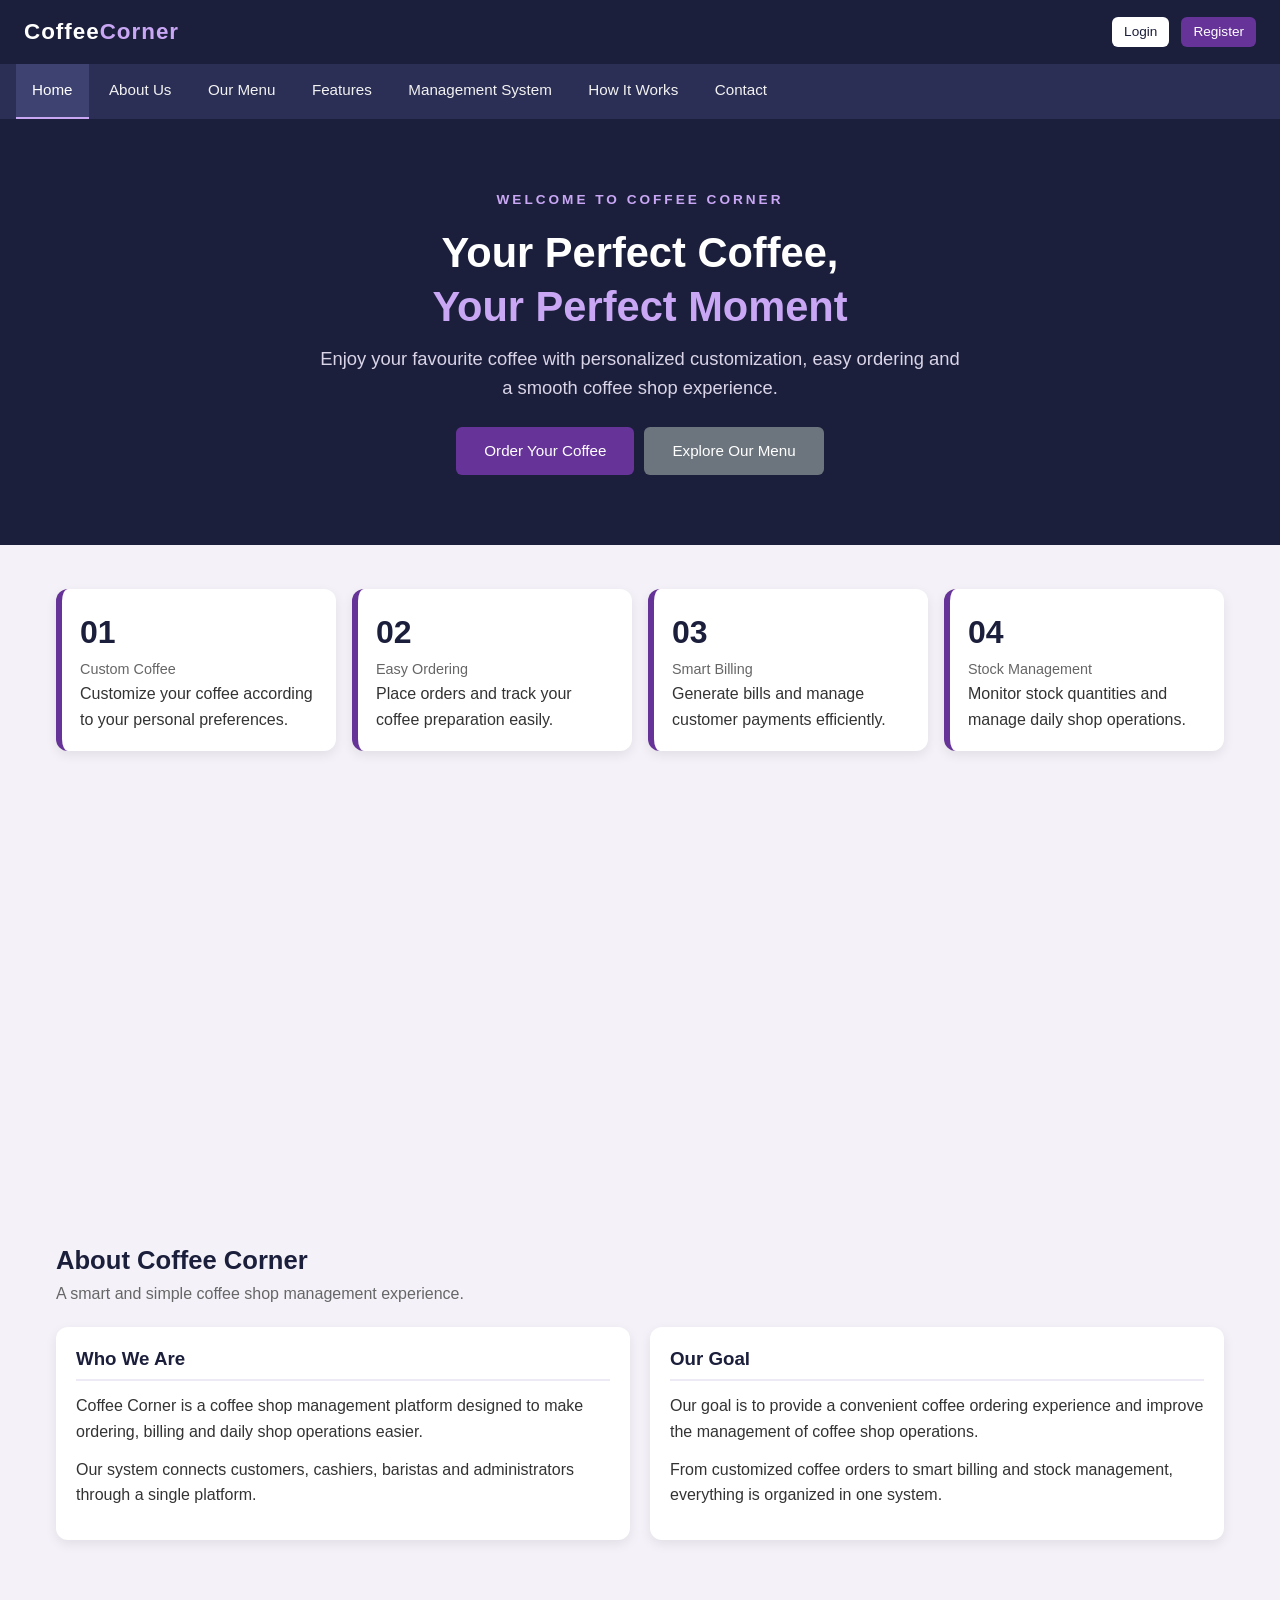
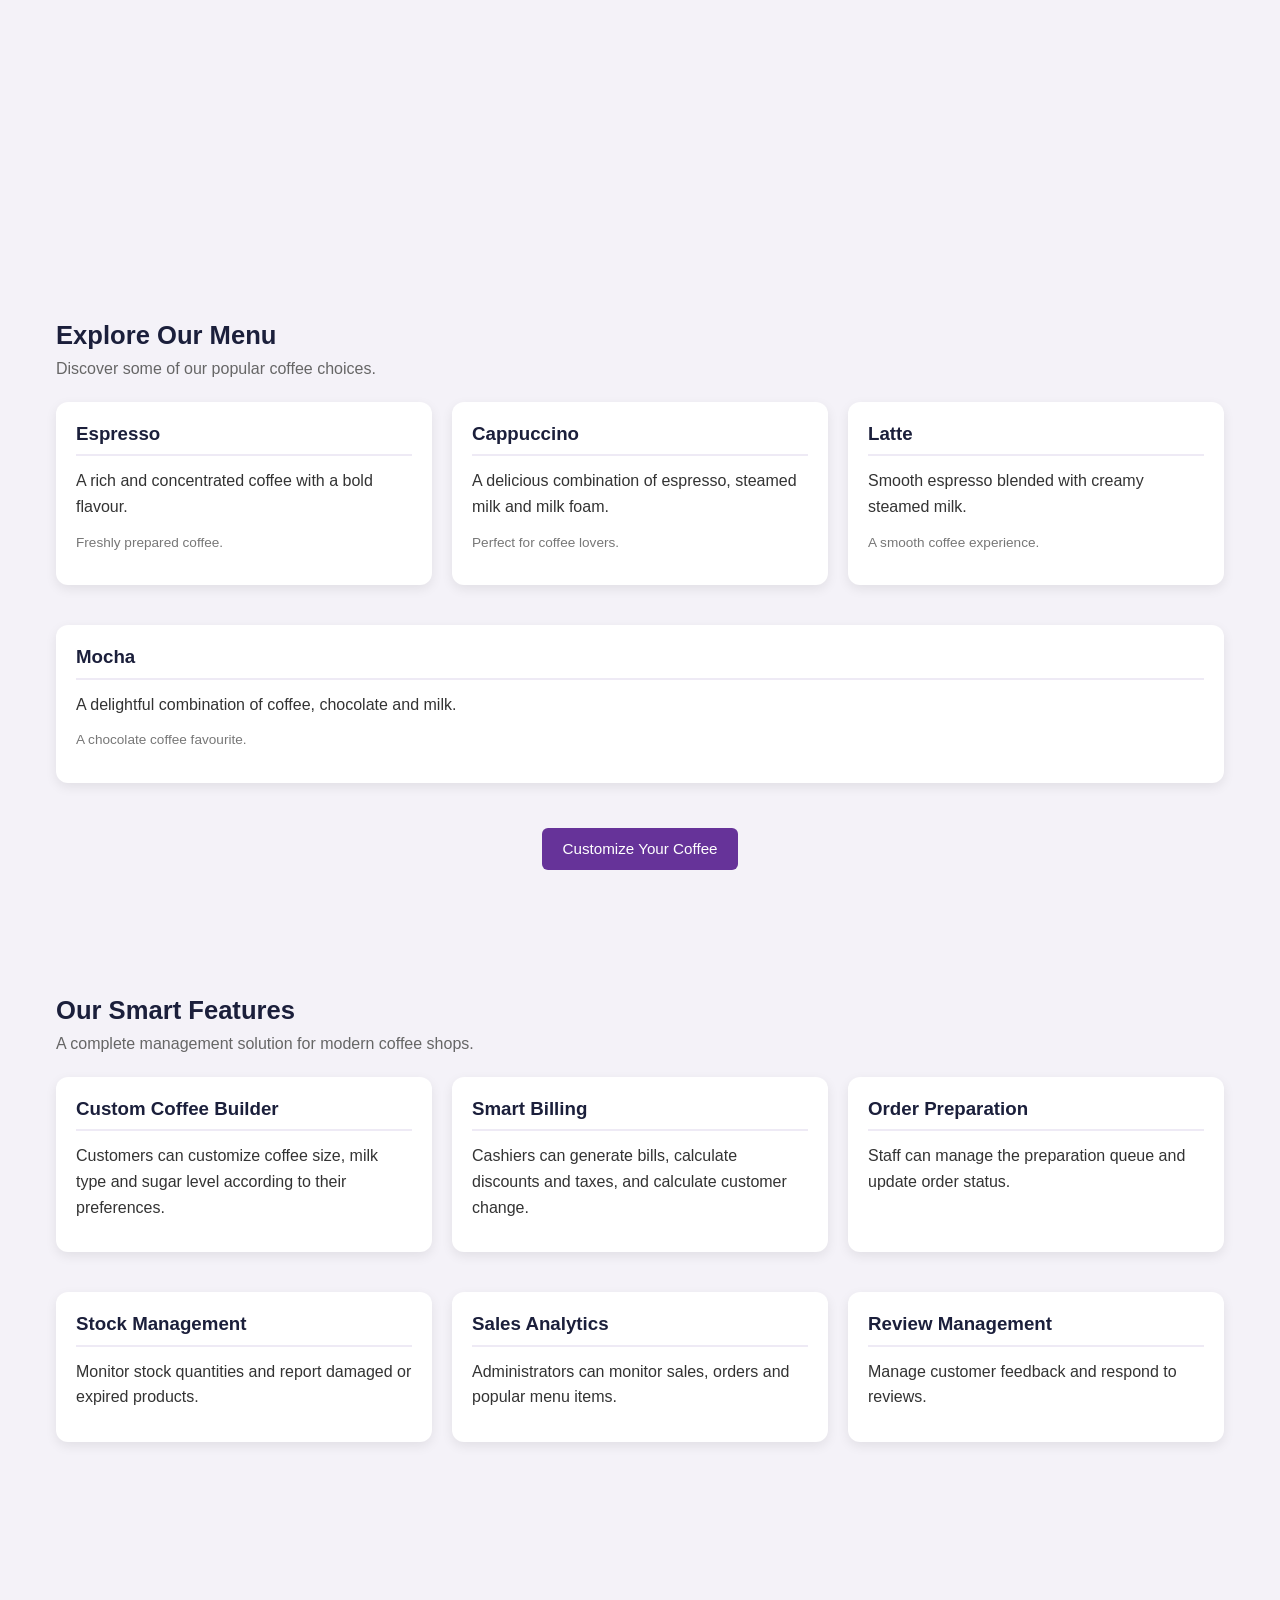
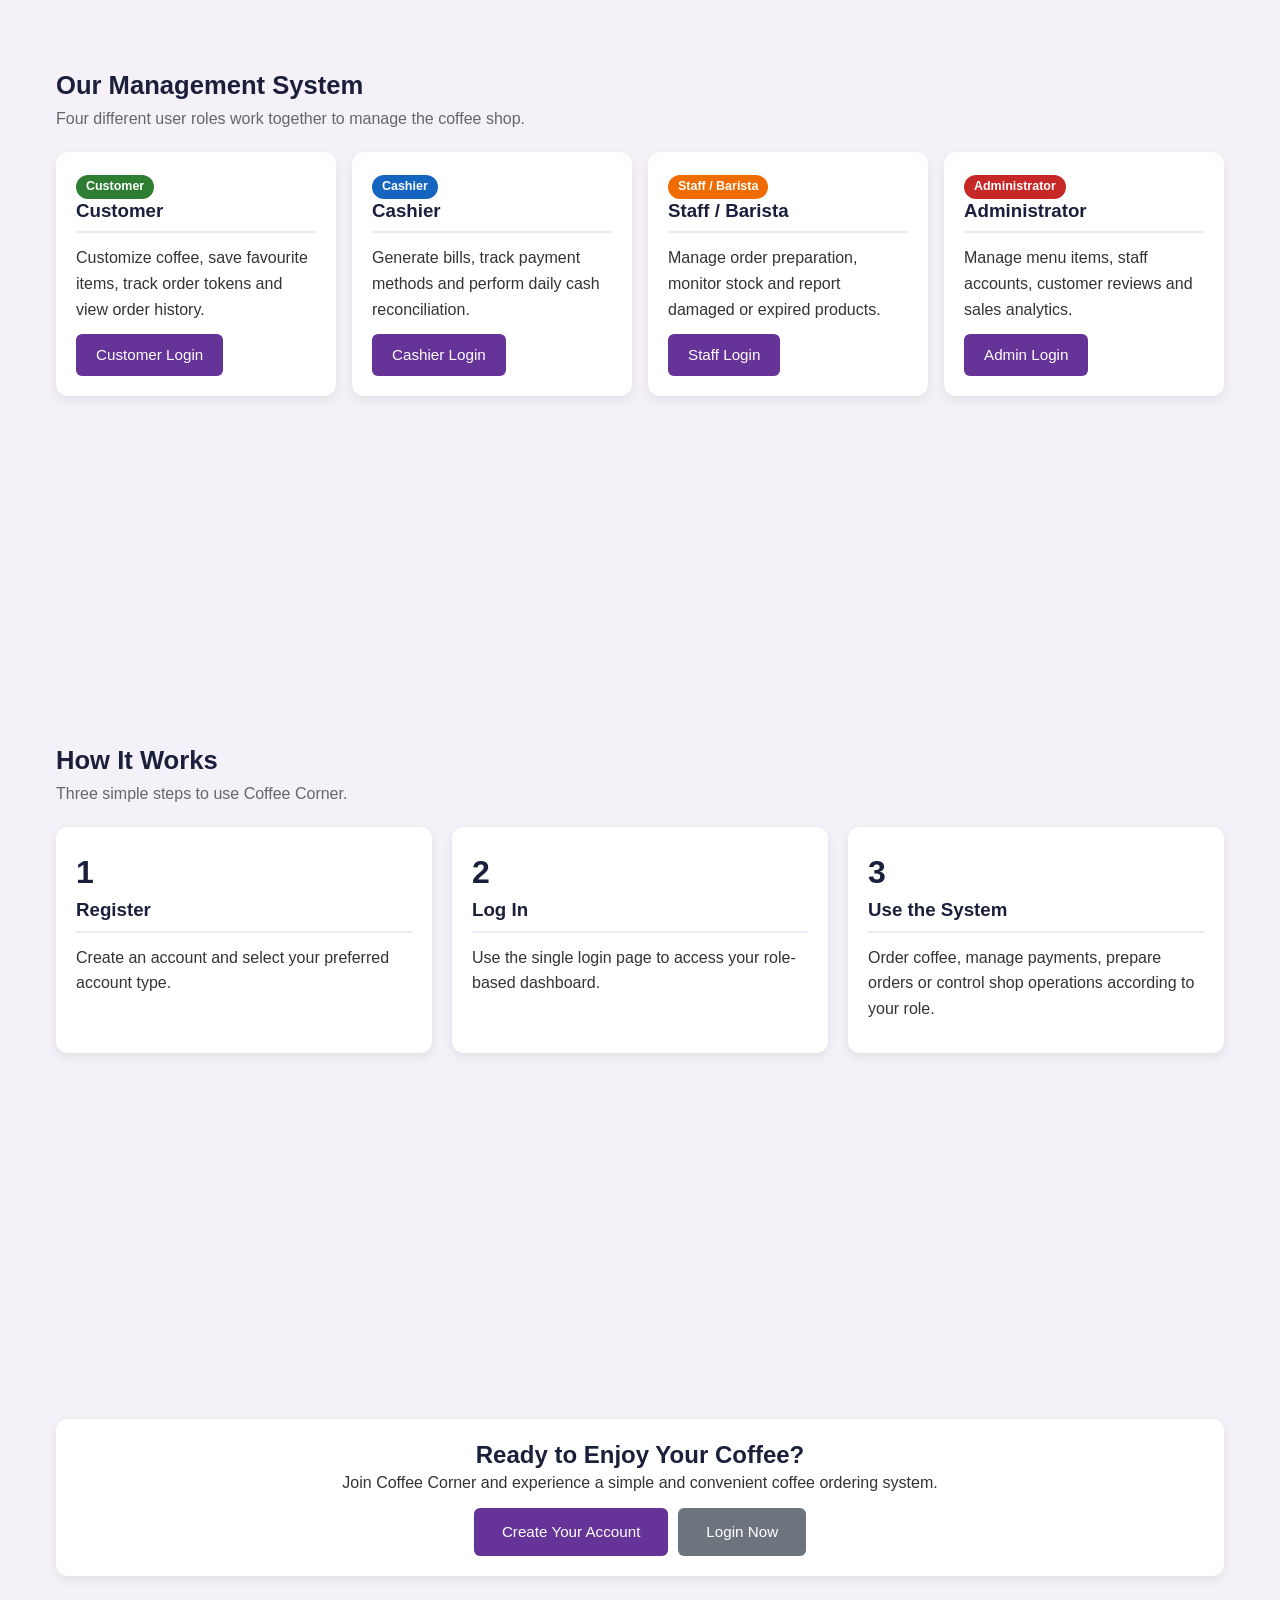
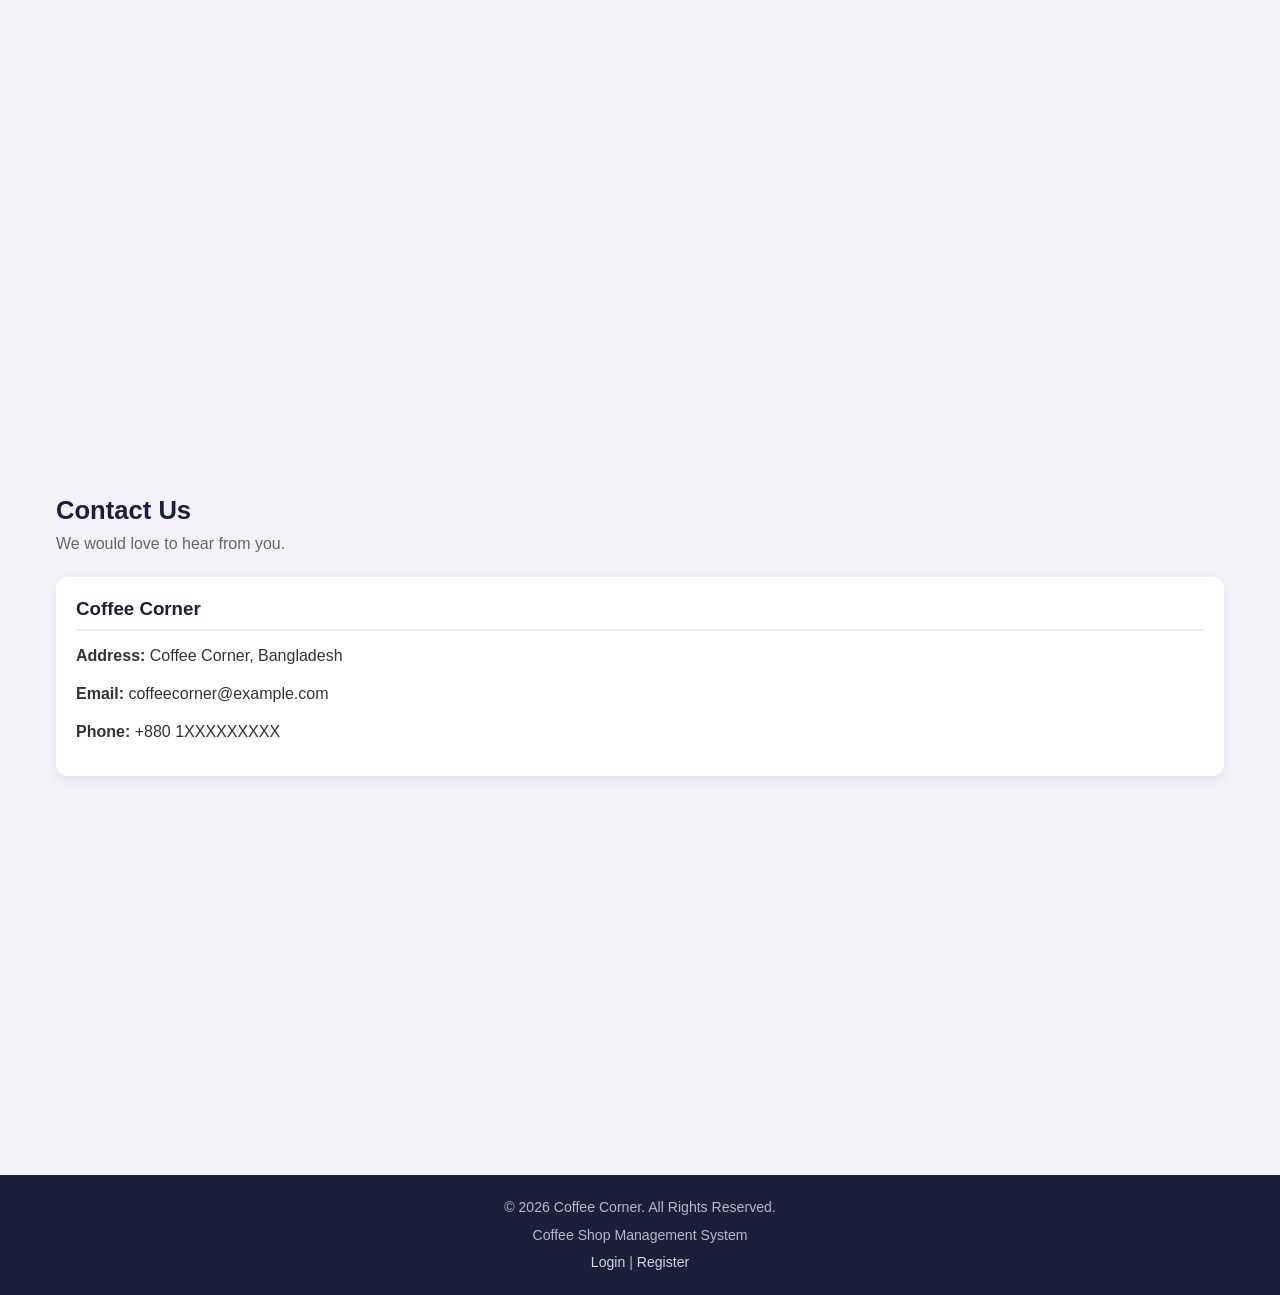
<file: nnn/index.html>
<!DOCTYPE html>
<html lang="en-US">

<head>
    <meta charset="UTF-8">
    <meta name="viewport" content="width=device-width, initial-scale=1.0">
    <meta name="description" content="Coffee Corner - Coffee Shop Management System">
    <title>Home | Coffee Corner</title>

    <link rel="stylesheet" href="css/style.css">
</head>

<body>

    <!-- ============ HEADER ============ -->
    <header class="header">

        <a href="index.html" class="logo">
            Coffee<span>Corner</span>
        </a>

        <div class="user-info">

            <a href="login.html" class="btn btn-small btn-light">
                Login
            </a>

            <a href="register.html" class="btn btn-small">
                Register
            </a>

        </div>

    </header>


    <!-- ============ NAVIGATION ============ -->
    <nav class="topnav">

        <a href="#home" class="active">Home</a>

        <a href="#about">About Us</a>

        <a href="#menu">Our Menu</a>

        <a href="#features">Features</a>

        <a href="#actors">Management System</a>

        <a href="#how">How It Works</a>

        <a href="#contact">Contact</a>

    </nav>


    <!-- ============ HERO SECTION ============ -->
    <section id="home" class="hero-section">

        <div class="hero-content">

            <p class="hero-tagline">
                WELCOME TO COFFEE CORNER
            </p>

            <h1>
                Your Perfect Coffee,
                <span>Your Perfect Moment</span>
            </h1>

            <p>
                Enjoy your favourite coffee with personalized
                customization, easy ordering and a smooth
                coffee shop experience.
            </p>

            <div class="hero-actions">

                <a href="login.html" class="btn">
                    Order Your Coffee
                </a>

                <a href="#menu" class="btn btn-secondary">
                    Explore Our Menu
                </a>

            </div>

        </div>

    </section>


    <main>


        <!-- ============ KEY FEATURES STRIP ============ -->
        <section class="container">

            <div class="stats-grid">

                <div class="stat-card">

                    <div class="stat-number">01</div>

                    <div class="stat-label">
                        Custom Coffee
                    </div>

                    <p>
                        Customize your coffee according to
                        your personal preferences.
                    </p>

                </div>


                <div class="stat-card">

                    <div class="stat-number">02</div>

                    <div class="stat-label">
                        Easy Ordering
                    </div>

                    <p>
                        Place orders and track your coffee
                        preparation easily.
                    </p>

                </div>


                <div class="stat-card">

                    <div class="stat-number">03</div>

                    <div class="stat-label">
                        Smart Billing
                    </div>

                    <p>
                        Generate bills and manage customer
                        payments efficiently.
                    </p>

                </div>


                <div class="stat-card">

                    <div class="stat-number">04</div>

                    <div class="stat-label">
                        Stock Management
                    </div>

                    <p>
                        Monitor stock quantities and
                        manage daily shop operations.
                    </p>

                </div>

            </div>

        </section>



        <!-- ============ ABOUT SECTION ============ -->
        <section id="about" class="container">

            <h2 class="page-title">
                About Coffee Corner
            </h2>

            <p class="page-subtitle">
                A smart and simple coffee shop management experience.
            </p>

            <div class="row">

                <div class="col card">

                    <h3>Who We Are</h3>

                    <p>
                        Coffee Corner is a coffee shop management
                        platform designed to make ordering,
                        billing and daily shop operations easier.
                    </p>

                    <p>
                        Our system connects customers, cashiers,
                        baristas and administrators through
                        a single platform.
                    </p>

                </div>


                <div class="col card">

                    <h3>Our Goal</h3>

                    <p>
                        Our goal is to provide a convenient
                        coffee ordering experience and improve
                        the management of coffee shop operations.
                    </p>

                    <p>
                        From customized coffee orders to smart
                        billing and stock management, everything
                        is organized in one system.
                    </p>

                </div>

            </div>

        </section>



        <!-- ============ MENU SECTION ============ -->
        <section id="menu" class="container">

            <h2 class="page-title">
                Explore Our Menu
            </h2>

            <p class="page-subtitle">
                Discover some of our popular coffee choices.
            </p>


            <div class="row">

                <div class="col card">

                    <h3>Espresso</h3>

                    <p>
                        A rich and concentrated coffee
                        with a bold flavour.
                    </p>

                    <p class="hint">
                        Freshly prepared coffee.
                    </p>

                </div>


                <div class="col card">

                    <h3>Cappuccino</h3>

                    <p>
                        A delicious combination of espresso,
                        steamed milk and milk foam.
                    </p>

                    <p class="hint">
                        Perfect for coffee lovers.
                    </p>

                </div>


                <div class="col card">

                    <h3>Latte</h3>

                    <p>
                        Smooth espresso blended with
                        creamy steamed milk.
                    </p>

                    <p class="hint">
                        A smooth coffee experience.
                    </p>

                </div>


                <div class="col card">

                    <h3>Mocha</h3>

                    <p>
                        A delightful combination of
                        coffee, chocolate and milk.
                    </p>

                    <p class="hint">
                        A chocolate coffee favourite.
                    </p>

                </div>

            </div>


            <div style="text-align: center; margin-top: 25px;">

                <a href="login.html" class="btn">
                    Customize Your Coffee
                </a>

            </div>

        </section>



        <!-- ============ FEATURES SECTION ============ -->
        <section id="features" class="container">

            <h2 class="page-title">
                Our Smart Features
            </h2>

            <p class="page-subtitle">
                A complete management solution for modern coffee shops.
            </p>


            <div class="row">

                <div class="col card">

                    <h3>Custom Coffee Builder</h3>

                    <p>
                        Customers can customize coffee size,
                        milk type and sugar level according
                        to their preferences.
                    </p>

                </div>


                <div class="col card">

                    <h3>Smart Billing</h3>

                    <p>
                        Cashiers can generate bills,
                        calculate discounts and taxes,
                        and calculate customer change.
                    </p>

                </div>


                <div class="col card">

                    <h3>Order Preparation</h3>

                    <p>
                        Staff can manage the preparation queue
                        and update order status.
                    </p>

                </div>


                <div class="col card">

                    <h3>Stock Management</h3>

                    <p>
                        Monitor stock quantities and report
                        damaged or expired products.
                    </p>

                </div>


                <div class="col card">

                    <h3>Sales Analytics</h3>

                    <p>
                        Administrators can monitor sales,
                        orders and popular menu items.
                    </p>

                </div>


                <div class="col card">

                    <h3>Review Management</h3>

                    <p>
                        Manage customer feedback and
                        respond to reviews.
                    </p>

                </div>

            </div>

        </section>



        <!-- ============ ACTOR / ROLE SECTION ============ -->
        <section id="actors" class="container">

            <h2 class="page-title">
                Our Management System
            </h2>

            <p class="page-subtitle">
                Four different user roles work together
                to manage the coffee shop.
            </p>


            <div class="role-grid">

                <!-- CUSTOMER -->
                <div class="card">

                    <span class="badge customer">
                        Customer
                    </span>

                    <h3>Customer</h3>

                    <p>
                        Customize coffee, save favourite items,
                        track order tokens and view order history.
                    </p>

                    <a href="login.html" class="btn">
                        Customer Login
                    </a>

                </div>


                <!-- CASHIER -->
                <div class="card">

                    <span class="badge cashier">
                        Cashier
                    </span>

                    <h3>Cashier</h3>

                    <p>
                        Generate bills, track payment methods
                        and perform daily cash reconciliation.
                    </p>

                    <a href="login.html" class="btn">
                        Cashier Login
                    </a>

                </div>


                <!-- STAFF / BARISTA -->
                <div class="card">

                    <span class="badge staff">
                        Staff / Barista
                    </span>

                    <h3>Staff / Barista</h3>

                    <p>
                        Manage order preparation, monitor stock
                        and report damaged or expired products.
                    </p>

                    <a href="login.html" class="btn">
                        Staff Login
                    </a>

                </div>


                <!-- ADMINISTRATOR -->
                <div class="card">

                    <span class="badge admin">
                        Administrator
                    </span>

                    <h3>Administrator</h3>

                    <p>
                        Manage menu items, staff accounts,
                        customer reviews and sales analytics.
                    </p>

                    <a href="login.html" class="btn">
                        Admin Login
                    </a>

                </div>

            </div>

        </section>



        <!-- ============ HOW IT WORKS ============ -->
        <section id="how" class="container">

            <h2 class="page-title">
                How It Works
            </h2>

            <p class="page-subtitle">
                Three simple steps to use Coffee Corner.
            </p>


            <div class="row">

                <div class="col card">

                    <div class="stat-number">1</div>

                    <h3>Register</h3>

                    <p>
                        Create an account and select your
                        preferred account type.
                    </p>

                </div>


                <div class="col card">

                    <div class="stat-number">2</div>

                    <h3>Log In</h3>

                    <p>
                        Use the single login page to access
                        your role-based dashboard.
                    </p>

                </div>


                <div class="col card">

                    <div class="stat-number">3</div>

                    <h3>Use the System</h3>

                    <p>
                        Order coffee, manage payments,
                        prepare orders or control shop operations
                        according to your role.
                    </p>

                </div>

            </div>

        </section>



        <!-- ============ CALL TO ACTION ============ -->
        <section class="container">

            <div class="card" style="text-align: center;">

                <h2>
                    Ready to Enjoy Your Coffee?
                </h2>

                <p>
                    Join Coffee Corner and experience
                    a simple and convenient coffee ordering system.
                </p>

                <div class="hero-actions">

                    <a href="register.html" class="btn">
                        Create Your Account
                    </a>

                    <a href="login.html" class="btn btn-secondary">
                        Login Now
                    </a>

                </div>

            </div>

        </section>



        <!-- ============ CONTACT SECTION ============ -->
        <section id="contact" class="container">

            <h2 class="page-title">
                Contact Us
            </h2>

            <p class="page-subtitle">
                We would love to hear from you.
            </p>

            <div class="card">

                <h3>Coffee Corner</h3>

                <p>
                    <strong>Address:</strong>
                    Coffee Corner, Bangladesh
                </p>

                <p>
                    <strong>Email:</strong>
                    coffeecorner@example.com
                </p>

                <p>
                    <strong>Phone:</strong>
                    +880 1XXXXXXXXX
                </p>

            </div>

        </section>


    </main>



    <!-- ============ FOOTER ============ -->
    <footer class="footer">

        <p>
            &copy; 2026 Coffee Corner.
            All Rights Reserved.
        </p>

        <p>
            Coffee Shop Management System
        </p>

        <p>
            <a href="login.html">Login</a> |
            <a href="register.html">Register</a>
        </p>

    </footer>


</body>

</html>
</file>
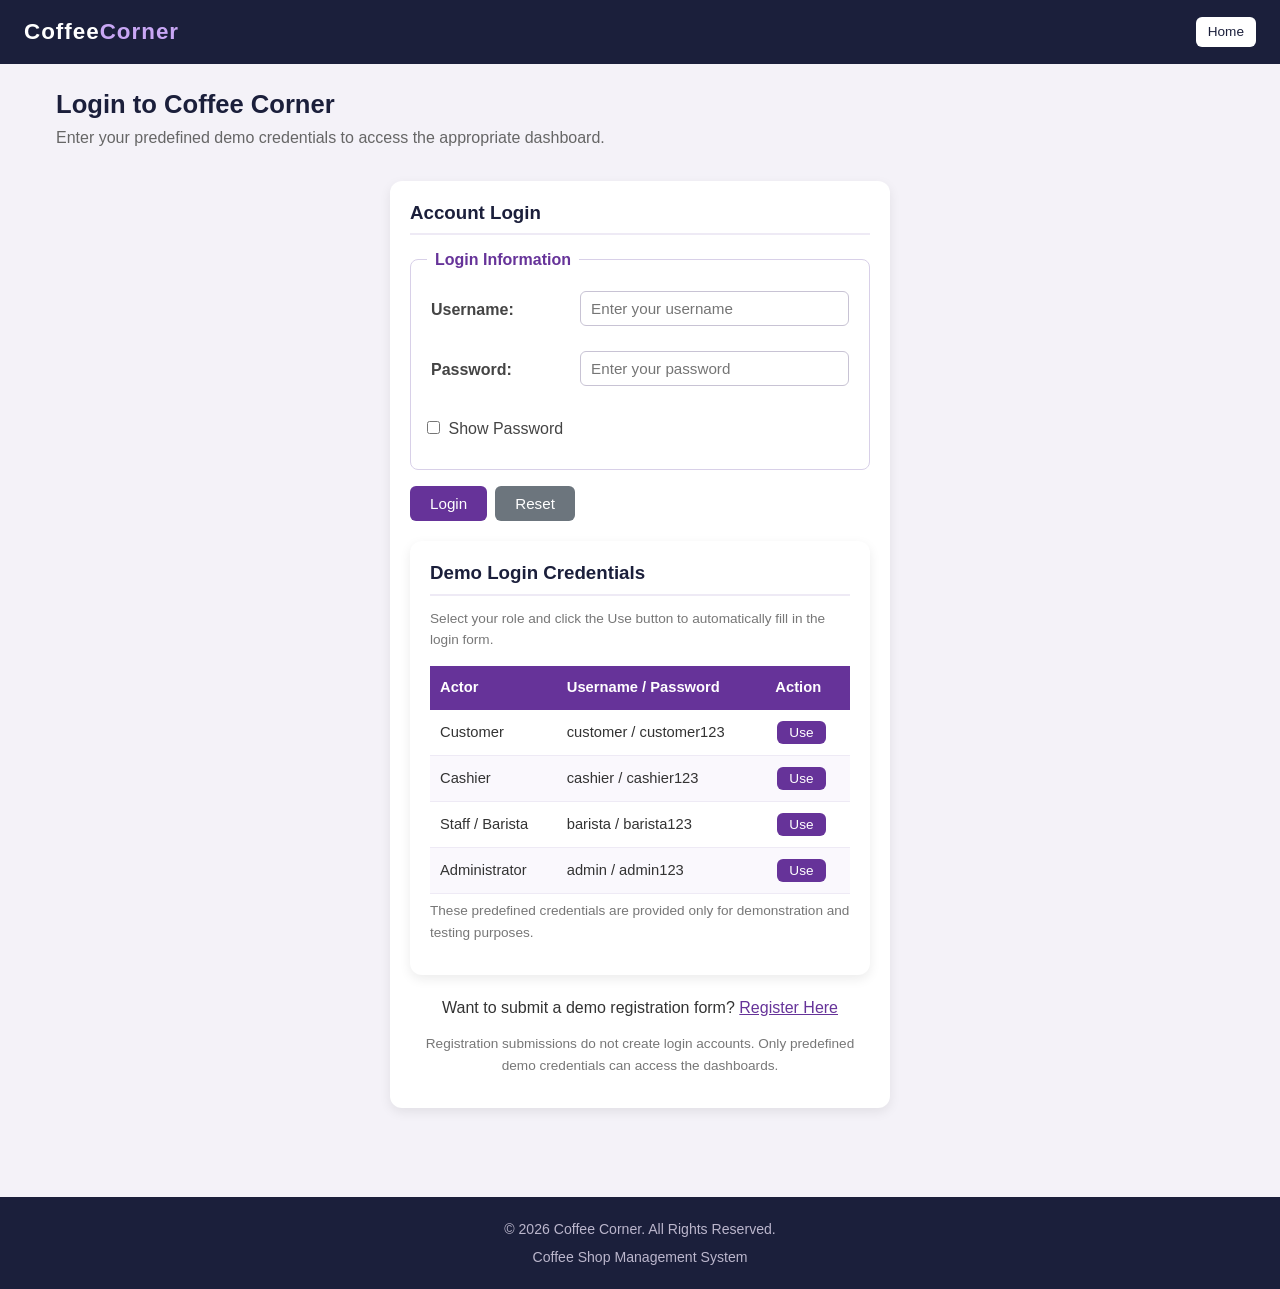
<file: nnn/admin.html>
<!DOCTYPE html>
<html lang="en">

<head>
    <meta charset="UTF-8">
    <meta name="viewport" content="width=device-width, initial-scale=1.0">
    <meta name="description" content="Coffee Corner Administrator Dashboard">
    <meta name="theme-color" content="#5b3825">

    <title>Admin Dashboard | Coffee Corner</title>

    <link rel="stylesheet" href="css/style.css">
</head>

<body>

    <!-- ==================== HEADER ==================== -->

    <header class="header">

        <a href="index.html" class="logo">
            Coffee<span>Corner</span>
        </a>

        <div class="user-info">

            <span class="badge admin">Administrator</span>

            <span id="welcomeUser">Welcome, Administrator</span>

            <a href="#" class="btn btn-small btn-light" onclick="logout(); return false;">
                Logout
            </a>

        </div>

    </header>


    <!-- ==================== NAVIGATION ==================== -->

    <nav class="topnav">

        <button type="button" id="nav-statsSection" class="active" onclick="showSection('statsSection')">
            Sales Analytics
        </button>

        <button type="button" id="nav-menuSection" onclick="showSection('menuSection')">
            Menu Management
        </button>

        <button type="button" id="nav-reviewsSection" onclick="showSection('reviewsSection')">
            Review Management
        </button>

        <button type="button" id="nav-staffSection" onclick="showSection('staffSection')">
            Staff Accounts
        </button>

    </nav>


    <!-- ==================== MAIN CONTAINER ==================== -->

    <main class="container">


        <!-- ==================== 1. SALES ANALYTICS ==================== -->

        <section id="statsSection" class="page-section active">

            <h2 class="page-title">
                Sales Analytics Dashboard
            </h2>

            <p class="page-subtitle">
                A summary of coffee shop sales, orders and business performance.
                <span id="reportTime" class="hint"></span>
            </p>


            <!-- STATISTICS CARDS -->

            <div class="stats-grid">

                <div class="stat-card">

                    <div class="stat-number" id="statSales">
                        ৳ 0
                    </div>

                    <div class="stat-label">
                        Today's Sales
                    </div>

                </div>


                <div class="stat-card">

                    <div class="stat-number" id="statOrders">
                        0
                    </div>

                    <div class="stat-label">
                        Today's Orders
                    </div>

                </div>


                <div class="stat-card">

                    <div class="stat-number" id="statMenuItems">
                        0
                    </div>

                    <div class="stat-label">
                        Active Menu Items
                    </div>

                </div>


                <div class="stat-card">

                    <div class="stat-number" id="statReviews">
                        0
                    </div>

                    <div class="stat-label">
                        Pending Reviews
                    </div>

                </div>

            </div>


            <!-- SALES ANALYSIS TABLES -->

            <div class="row">


                <!-- BEST SELLING PRODUCTS -->

                <div class="col card">

                    <h3>Best-Selling Products</h3>

                    <div class="table-wrapper">

                        <table class="data-table">

                            <thead>

                                <tr>
                                    <th>Product</th>
                                    <th>Units Sold</th>
                                    <th>Sales</th>
                                </tr>

                            </thead>

                            <tbody id="bestSellingTableBody"></tbody>

                        </table>

                    </div>

                </div>


                <!-- PEAK SALES HOURS -->

                <div class="col card">

                    <h3>Peak Sales Hours</h3>

                    <div class="table-wrapper">

                        <table class="data-table">

                            <thead>

                                <tr>
                                    <th>Time</th>
                                    <th>Orders</th>
                                    <th>Sales</th>
                                </tr>

                            </thead>

                            <tbody id="peakSalesTableBody"></tbody>

                        </table>

                    </div>

                </div>

            </div>


            <button type="button" class="btn" onclick="generateReport()">

                Refresh Report

            </button>

        </section>



        <!-- ==================== 2. MENU MANAGEMENT ==================== -->

        <section id="menuSection" class="page-section">

            <h2 class="page-title">
                Menu Management
            </h2>

            <p class="page-subtitle">
                Add, view, edit, delete and search coffee shop menu items.
            </p>

            <div id="menuMessage" class="message" aria-live="polite">
            </div>


            <div class="row">


                <!-- ADD / EDIT MENU FORM -->

                <div class="col card">

                    <h3 id="menuFormTitle">
                        Add New Menu Item
                    </h3>

                    <form id="menuForm" onsubmit="return saveMenuItem()">

                        <fieldset>

                            <legend>Menu Item Details</legend>

                            <table class="form-table">


                                <tr>

                                    <td>
                                        <label for="itemName">
                                            Item Name:
                                        </label>
                                    </td>

                                    <td>

                                        <input type="text" id="itemName" placeholder="e.g. Cappuccino" maxlength="100"
                                            required>

                                        <span class="error" id="itemNameError">
                                        </span>

                                    </td>

                                </tr>


                                <tr>

                                    <td>
                                        <label for="category">
                                            Category:
                                        </label>
                                    </td>

                                    <td>

                                        <select id="category" required>

                                            <option value="">
                                                -- Select Category --
                                            </option>

                                            <option>Hot Coffee</option>

                                            <option>Cold Coffee</option>

                                            <option>Snacks</option>

                                        </select>

                                        <span class="error" id="categoryError">
                                        </span>

                                    </td>

                                </tr>


                                <tr>

                                    <td>
                                        <label for="price">
                                            Price (Tk):
                                        </label>
                                    </td>

                                    <td>

                                        <input type="number" id="price" min="1" step="0.01" placeholder="Enter price"
                                            required>

                                        <span class="error" id="priceError">
                                        </span>

                                    </td>

                                </tr>


                                <tr>

                                    <td>
                                        <label for="availability">
                                            Availability:
                                        </label>
                                    </td>

                                    <td>

                                        <select id="availability">

                                            <option>Available</option>

                                            <option>Unavailable</option>

                                        </select>

                                    </td>

                                </tr>


                                <tr>

                                    <td>
                                        <label for="description">
                                            Description:
                                        </label>
                                    </td>

                                    <td>

                                        <textarea id="description" placeholder="Enter item description"
                                            maxlength="500"></textarea>

                                    </td>

                                </tr>


                            </table>

                        </fieldset>


                        <input type="hidden" id="menuItemId">


                        <input type="submit" id="menuSaveButton" class="btn" value="Add Menu Item">


                        <button type="button" class="btn btn-secondary" onclick="resetMenuForm()">

                            Cancel

                        </button>

                    </form>

                </div>



                <!-- MENU LIST -->

                <div class="col card">

                    <h3>All Menu Items</h3>

                    <div class="search-bar">

                        <input type="text" id="menuSearch" placeholder="Search by item name or ID..."
                            onkeyup="renderMenuItems()">


                        <select id="menuCategoryFilter" onchange="renderMenuItems()">

                            <option value="All">
                                All Categories
                            </option>

                            <option>Hot Coffee</option>

                            <option>Cold Coffee</option>

                            <option>Snacks</option>

                        </select>


                        <select id="menuStatusFilter" onchange="renderMenuItems()">

                            <option value="All">
                                All Status
                            </option>

                            <option>Available</option>

                            <option>Unavailable</option>

                        </select>

                    </div>


                    <p class="result-count" id="menuCount"></p>


                    <div class="table-wrapper">

                        <table class="data-table">

                            <thead>

                                <tr>

                                    <th>Item ID</th>
                                    <th>Item Name</th>
                                    <th>Category</th>
                                    <th>Price</th>
                                    <th>Description</th>
                                    <th>Status</th>
                                    <th>Actions</th>

                                </tr>

                            </thead>

                            <tbody id="menuTableBody"></tbody>

                        </table>

                    </div>

                </div>

            </div>

        </section>



        <!-- ==================== 3. REVIEW MANAGEMENT ==================== -->

        <section id="reviewsSection" class="page-section">

            <h2 class="page-title">
                Review & Rating Management
            </h2>

            <p class="page-subtitle">
                View customer feedback about coffee items, staff and the coffee shop.
            </p>

            <div id="reviewMessage" class="message" aria-live="polite">
            </div>


            <!-- CUSTOMER REVIEWS -->

            <div class="card">

                <h3>Customer Reviews</h3>

                <div class="search-bar">

                    <input type="text" id="reviewSearch" placeholder="Search customer or review..."
                        onkeyup="renderReviews()">


                    <select id="ratingFilter" onchange="renderReviews()">

                        <option value="All">
                            All Ratings
                        </option>

                        <option value="5">5 Stars</option>

                        <option value="4">4 Stars</option>

                        <option value="3">3 Stars</option>

                        <option value="2">2 Stars</option>

                        <option value="1">1 Star</option>

                    </select>


                    <select id="reviewTypeFilter" onchange="renderReviews()">

                        <option value="All">
                            All Review Types
                        </option>

                        <option>Coffee Item</option>

                        <option>Staff</option>

                        <option>Coffee Shop</option>

                    </select>

                </div>


                <p class="result-count" id="reviewCount"></p>


                <div class="table-wrapper">

                    <table class="data-table">

                        <thead>

                            <tr>

                                <th>Review ID</th>
                                <th>Customer</th>
                                <th>Review Type</th>
                                <th>Rating</th>
                                <th>Comment</th>
                                <th>Date</th>
                                <th>Status</th>
                                <th>Action</th>

                            </tr>

                        </thead>

                        <tbody id="reviewTableBody"></tbody>

                    </table>

                </div>

            </div>



            <!-- ADMIN RESPONSE FORM -->

            <div class="card">

                <h3>Submit Admin Response</h3>

                <form id="responseForm" onsubmit="return saveReviewResponse()">

                    <fieldset>

                        <legend>Review Response</legend>

                        <table class="form-table">


                            <tr>

                                <td>
                                    <label for="responseReviewId">
                                        Review ID:
                                    </label>
                                </td>

                                <td>

                                    <input type="text" id="responseReviewId" placeholder="Enter review ID" required>

                                    <span class="error" id="responseReviewIdError">
                                    </span>

                                </td>

                            </tr>


                            <tr>

                                <td>
                                    <label for="adminResponse">
                                        Admin Response:
                                    </label>
                                </td>

                                <td>

                                    <textarea id="adminResponse" placeholder="Write your response" maxlength="1000"
                                        required></textarea>

                                    <span class="error" id="adminResponseError">
                                    </span>

                                </td>

                            </tr>


                        </table>

                    </fieldset>


                    <input type="submit" class="btn" value="Submit Response">


                    <button type="button" class="btn btn-secondary" onclick="resetResponseForm()">

                        Cancel

                    </button>

                </form>

            </div>

        </section>



        <!-- ==================== 4. STAFF ACCOUNT MANAGEMENT ==================== -->

        <section id="staffSection" class="page-section">

            <h2 class="page-title">
                Staff Account Management
            </h2>

            <p class="page-subtitle">
                Create, view, edit, delete and search cashier and staff accounts.
            </p>

            <div id="staffMessage" class="message" aria-live="polite">
            </div>


            <div class="row">


                <!-- STAFF FORM -->

                <div class="col card">

                    <h3 id="staffFormTitle">
                        Add New Staff
                    </h3>

                    <form id="staffForm" onsubmit="return saveStaff()">

                        <fieldset>

                            <legend>Staff Details</legend>

                            <table class="form-table">


                                <tr>

                                    <td>
                                        <label for="staffName">
                                            Full Name:
                                        </label>
                                    </td>

                                    <td>

                                        <input type="text" id="staffName" placeholder="Enter staff name" maxlength="100"
                                            required>

                                        <span class="error" id="staffNameError">
                                        </span>

                                    </td>

                                </tr>


                                <tr>

                                    <td>
                                        <label for="staffEmail">
                                            Email:
                                        </label>
                                    </td>

                                    <td>

                                        <input type="email" id="staffEmail" placeholder="Enter email address"
                                            maxlength="150" required>

                                        <span class="error" id="staffEmailError">
                                        </span>

                                    </td>

                                </tr>


                                <tr>

                                    <td>
                                        <label for="staffRole">
                                            Role:
                                        </label>
                                    </td>

                                    <td>

                                        <select id="staffRole" required>

                                            <option value="">
                                                -- Select Role --
                                            </option>

                                            <option>Cashier</option>

                                            <option>Staff</option>

                                        </select>

                                        <span class="error" id="staffRoleError">
                                        </span>

                                    </td>

                                </tr>


                                <tr>

                                    <td>
                                        <label for="staffPassword">
                                            Password:
                                        </label>
                                    </td>

                                    <td>

                                        <input type="password" id="staffPassword" placeholder="Enter password"
                                            minlength="6">

                                        <span class="error" id="staffPasswordError">
                                        </span>

                                    </td>

                                </tr>


                                <tr>

                                    <td>Status:</td>

                                    <td>

                                        <input type="radio" id="staffActive" name="staffStatus" value="Active" checked>

                                        <label for="staffActive" class="option-label">
                                            Active
                                        </label>


                                        <input type="radio" id="staffBlocked" name="staffStatus" value="Blocked">

                                        <label for="staffBlocked" class="option-label">
                                            Blocked
                                        </label>

                                    </td>

                                </tr>


                            </table>

                        </fieldset>


                        <input type="hidden" id="staffId">


                        <input type="submit" id="staffSaveButton" class="btn" value="Add Staff">


                        <button type="button" class="btn btn-secondary" onclick="resetStaffForm()">

                            Cancel

                        </button>

                    </form>

                </div>



                <!-- STAFF LIST -->

                <div class="col card">

                    <h3>All Staff Members</h3>

                    <div class="search-bar">

                        <input type="text" id="staffSearch" placeholder="Search by name, email or ID..."
                            onkeyup="renderStaff()">


                        <select id="staffRoleFilter" onchange="renderStaff()">

                            <option value="All">
                                All Roles
                            </option>

                            <option>Cashier</option>

                            <option>Staff</option>

                        </select>


                        <!-- STAFF STATUS FILTER -->

                        <select id="staffStatusFilter" onchange="renderStaff()">

                            <option value="All">
                                Any Status
                            </option>

                            <option value="Pending">
                                Pending Approval
                            </option>

                            <option value="Active">
                                Active
                            </option>

                            <option value="Blocked">
                                Blocked
                            </option>

                        </select>

                    </div>


                    <p class="result-count" id="staffCount"></p>


                    <div class="table-wrapper">

                        <table class="data-table">

                            <thead>

                                <tr>

                                    <th>Staff ID</th>
                                    <th>Name</th>
                                    <th>Email</th>
                                    <th>Role</th>
                                    <th>Status</th>
                                    <th>Actions</th>

                                </tr>

                            </thead>

                            <tbody id="staffTableBody"></tbody>

                        </table>

                    </div>

                </div>

            </div>

        </section>

    </main>



    <!-- ==================== FOOTER ==================== -->

    <footer class="footer">

        <p>
            &copy; 2026 Coffee Corner. All Rights Reserved.
        </p>

        <p>
            Coffee Shop Management System
        </p>

    </footer>



    <!-- ==================== JAVASCRIPT FILES ==================== -->

    <!-- In-memory application data -->

    <script src="js/data.js"></script>

    <!-- Shared functions and role verification -->

    <script src="js/common.js"></script>

    <!-- Administrator dashboard functions -->

    <script src="js/admin.js"></script>


</body>

</html>
</file>
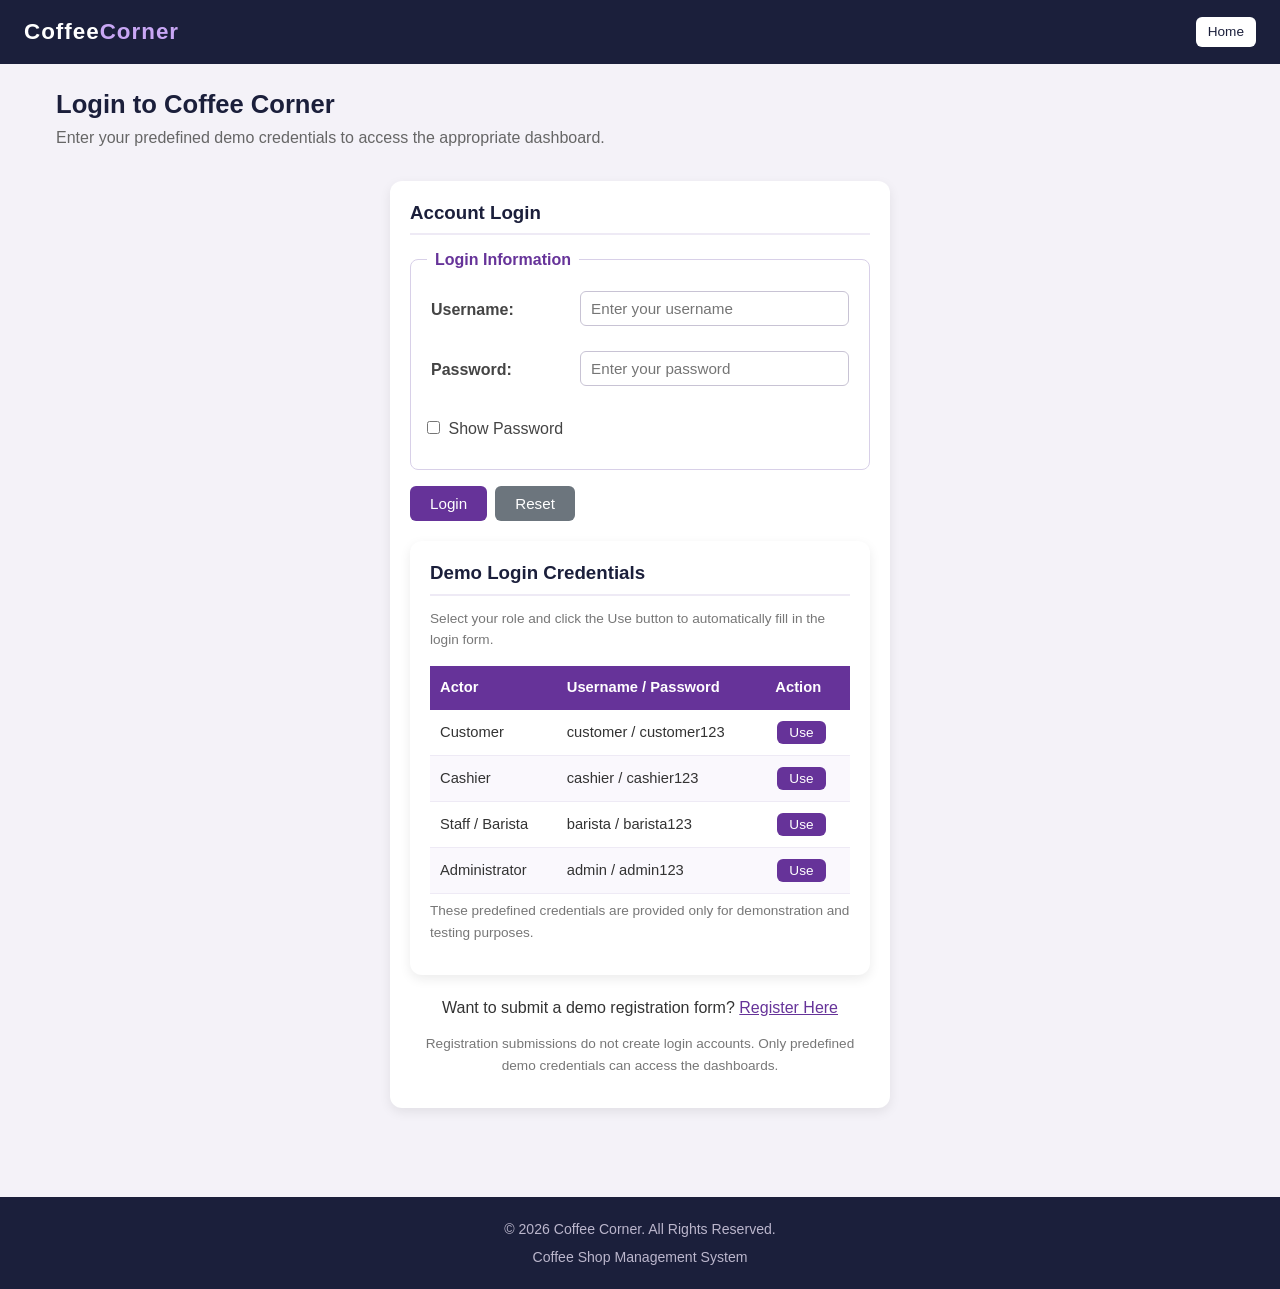
<file: nnn/barista.html>
<!DOCTYPE html>
<html lang="en-US">

<head>
    <meta charset="UTF-8">
    <meta name="viewport" content="width=device-width, initial-scale=1.0">
    <meta name="description" content="Coffee Corner - Barista and Staff Dashboard">

    <title>Staff Dashboard | Coffee Corner</title>

    <link rel="stylesheet" href="css/style.css">
</head>

<body>

    <!-- ==================== HEADER ==================== -->

    <header class="header">

        <a href="index.html" class="logo">
            Coffee<span>Corner</span>
        </a>

        <div class="user-info">

            <span class="badge staff">
                Staff / Barista
            </span>

            <span id="welcomeUser">
                Welcome, Staff
            </span>

            <a href="index.html" class="btn btn-small btn-light">
                Home
            </a>

            <a href="#" class="btn btn-small" onclick="logout(); return false;">
                Logout
            </a>

        </div>

    </header>


    <!-- ==================== NAVIGATION ==================== -->

    <nav class="topnav">

        <button type="button" id="nav-queue" class="active" onclick="showSection('queue')">
            Order Preparation
        </button>

        <button type="button" id="nav-stock" onclick="showSection('stock')">
            Stock Management
        </button>

        <button type="button" id="nav-waste" onclick="showSection('waste')">
            Damaged / Expired Products
        </button>

    </nav>


    <!-- ==================== MAIN CONTAINER ==================== -->

    <main class="container">


        <!-- =================================================
             1. ORDER PREPARATION QUEUE
        ================================================== -->

        <section id="queue" class="page-section active">

            <h2 class="page-title">
                Order Preparation Queue
            </h2>

            <p class="page-subtitle">
                View customer orders and update their preparation status.
            </p>

            <div id="queueMessage" class="message" aria-live="polite">
            </div>


            <!-- ORDER SUMMARY -->

            <div class="stats-grid">

                <div class="stat-card">

                    <div class="stat-number" id="totalQueueOrders">
                        0
                    </div>

                    <div class="stat-label">
                        Total Orders
                    </div>

                </div>


                <div class="stat-card">

                    <div class="stat-number" id="pendingQueueOrders">
                        0
                    </div>

                    <div class="stat-label">
                        Pending Orders
                    </div>

                </div>


                <div class="stat-card">

                    <div class="stat-number" id="preparingQueueOrders">
                        0
                    </div>

                    <div class="stat-label">
                        Preparing Orders
                    </div>

                </div>


                <div class="stat-card">

                    <div class="stat-number" id="completedQueueOrders">
                        0
                    </div>

                    <div class="stat-label">
                        Completed Orders
                    </div>

                </div>

            </div>



            <!-- CUSTOMER ORDER LIST -->

            <div class="card">

                <h3>Customer Order List</h3>


                <!-- SEARCH AND FILTER -->

                <div class="search-bar">

                    <input type="text" id="queueSearch" placeholder="Search by token or customer name..."
                        oninput="renderPreparationQueue()">


                    <select id="queueStatusFilter" onchange="renderPreparationQueue()">

                        <option value="All">
                            All Order Status
                        </option>

                        <option value="Pending">
                            Pending
                        </option>

                        <option value="Preparing">
                            Preparing
                        </option>

                        <option value="Ready">
                            Ready
                        </option>

                        <option value="Completed">
                            Completed
                        </option>

                    </select>

                </div>



                <!-- ORDER TABLE -->

                <div class="table-wrapper">

                    <table class="data-table">

                        <thead>

                            <tr>

                                <th>Order ID</th>
                                <th>Token No.</th>
                                <th>Customer</th>
                                <th>Coffee Items</th>
                                <th>Quantity</th>
                                <th>Order Time</th>
                                <th>Order Status</th>

                            </tr>

                        </thead>

                        <tbody id="queueTableBody">

                            <tr>
                                <td colspan="7">
                                    Loading orders...
                                </td>
                            </tr>

                        </tbody>

                    </table>

                </div>

            </div>



            <!-- UPDATE ORDER STATUS -->

            <div class="card">

                <h3>Update Order Preparation Status</h3>

                <form id="queueForm" onsubmit="return updateOrderStatus()">

                    <fieldset>

                        <legend>Order Status Information</legend>

                        <table class="form-table">


                            <!-- ORDER TOKEN -->

                            <tr>

                                <td>
                                    <label for="queueToken">
                                        Order Token:
                                    </label>
                                </td>

                                <td>

                                    <input type="text" id="queueToken" placeholder="Enter customer order token"
                                        required>

                                </td>

                            </tr>


                            <!-- NEW ORDER STATUS -->

                            <tr>

                                <td>
                                    <label for="orderStatus">
                                        New Order Status:
                                    </label>
                                </td>

                                <td>

                                    <select id="orderStatus" required>

                                        <option value="">
                                            -- Select Status --
                                        </option>

                                        <option value="Pending">
                                            Pending
                                        </option>

                                        <option value="Preparing">
                                            Preparing
                                        </option>

                                        <option value="Ready">
                                            Ready
                                        </option>

                                        <option value="Completed">
                                            Completed
                                        </option>

                                    </select>

                                </td>

                            </tr>


                        </table>

                    </fieldset>


                    <div class="form-actions">

                        <input type="submit" class="btn" value="Update Order Status">

                        <button type="button" class="btn btn-secondary" onclick="resetQueueForm()">
                            Reset
                        </button>

                    </div>

                </form>

            </div>

        </section>



        <!-- =================================================
             2. STOCK MANAGEMENT
        ================================================== -->

        <section id="stock" class="page-section">

            <h2 class="page-title">
                Stock Management
            </h2>

            <p class="page-subtitle">
                Monitor available ingredients and update stock quantities.
            </p>

            <div id="stockMessage" class="message" aria-live="polite">
            </div>



            <!-- STOCK SUMMARY -->

            <div class="stats-grid">


                <div class="stat-card">

                    <div class="stat-number" id="totalStockItems">
                        0
                    </div>

                    <div class="stat-label">
                        Total Stock Items
                    </div>

                </div>


                <div class="stat-card">

                    <div class="stat-number" id="availableStockItems">
                        0
                    </div>

                    <div class="stat-label">
                        Available Stock Items
                    </div>

                </div>


                <div class="stat-card">

                    <div class="stat-number" id="lowStockItems">
                        0
                    </div>

                    <div class="stat-label">
                        Low Stock Items
                    </div>

                </div>


                <div class="stat-card">

                    <div class="stat-number" id="outOfStockItems">
                        0
                    </div>

                    <div class="stat-label">
                        Out of Stock Items
                    </div>

                </div>


            </div>



            <!-- AVAILABLE STOCK INFORMATION -->

            <div class="card">

                <h3>Available Stock Information</h3>


                <!-- SEARCH AND FILTER -->

                <div class="search-bar">

                    <input type="text" id="stockSearch" placeholder="Search stock item..." oninput="renderStock()">


                    <select id="stockStatusFilter" onchange="renderStock()">

                        <option value="All">
                            All Stock Status
                        </option>

                        <option value="Available">
                            Available
                        </option>

                        <option value="Low Stock">
                            Low Stock
                        </option>

                        <option value="Out of Stock">
                            Out of Stock
                        </option>

                    </select>

                </div>



                <!-- STOCK TABLE -->

                <div class="table-wrapper">

                    <table class="data-table">

                        <thead>

                            <tr>

                                <th>Stock ID</th>
                                <th>Item Name</th>
                                <th>Category</th>
                                <th>Available Quantity</th>
                                <th>Unit</th>
                                <th>Minimum Stock</th>
                                <th>Status</th>

                            </tr>

                        </thead>

                        <tbody id="stockTableBody">

                            <tr>
                                <td colspan="7">
                                    Loading stock information...
                                </td>
                            </tr>

                        </tbody>

                    </table>

                </div>

            </div>



            <!-- UPDATE STOCK QUANTITY -->

            <div class="card">

                <h3>Update Stock Quantity</h3>

                <form id="stockForm" onsubmit="return updateStockQuantity()">

                    <fieldset>

                        <legend>Stock Update Information</legend>

                        <table class="form-table">


                            <!-- SELECT STOCK ITEM -->

                            <tr>

                                <td>
                                    <label for="stockItem">
                                        Select Stock Item:
                                    </label>
                                </td>

                                <td>

                                    <select id="stockItem" required>

                                        <option value="">
                                            -- Select Stock Item --
                                        </option>

                                    </select>

                                </td>

                            </tr>


                            <!-- NEW QUANTITY -->

                            <tr>

                                <td>
                                    <label for="stockQty">
                                        New Quantity:
                                    </label>
                                </td>

                                <td>

                                    <input type="number" id="stockQty" min="0" step="0.01"
                                        placeholder="Enter updated quantity" required>

                                </td>

                            </tr>


                            <!-- UNIT -->

                            <tr>

                                <td>
                                    <label for="stockUnit">
                                        Unit:
                                    </label>
                                </td>

                                <td>

                                    <input type="text" id="stockUnit" placeholder="e.g. kg, litre, packet" required>

                                </td>

                            </tr>


                        </table>

                    </fieldset>


                    <div class="form-actions">

                        <input type="submit" class="btn" value="Update Stock">

                        <button type="button" class="btn btn-secondary" onclick="resetStockForm()">
                            Reset
                        </button>

                    </div>

                </form>

            </div>

        </section>



        <!-- =================================================
             3. DAMAGED / EXPIRED PRODUCT REPORTING
        ================================================== -->

        <section id="waste" class="page-section">

            <h2 class="page-title">
                Damaged / Expired Product Reporting
            </h2>

            <p class="page-subtitle">
                Report damaged, expired or spoiled ingredients
                and maintain product waste records.
            </p>

            <div id="wasteMessage" class="message" aria-live="polite">
            </div>



            <!-- WASTE REPORT FORM -->

            <div class="row">


                <div class="col card">

                    <h3>Report Damaged or Expired Product</h3>

                    <form id="wasteForm" onsubmit="return submitWasteReport()">

                        <fieldset>

                            <legend>Product Damage Information</legend>

                            <table class="form-table">


                                <!-- PRODUCT NAME -->

                                <tr>

                                    <td>
                                        <label for="wasteItem">
                                            Product Name:
                                        </label>
                                    </td>

                                    <td>

                                        <select id="wasteItem" required>

                                            <option value="">
                                                -- Select Product --
                                            </option>

                                        </select>

                                    </td>

                                </tr>


                                <!-- DAMAGED QUANTITY -->

                                <tr>

                                    <td>
                                        <label for="wasteQty">
                                            Damaged Quantity:
                                        </label>
                                    </td>

                                    <td>

                                        <input type="number" id="wasteQty" min="0.01" step="0.01"
                                            placeholder="Enter quantity" required>

                                    </td>

                                </tr>


                                <!-- UNIT -->

                                <tr>

                                    <td>
                                        <label for="wasteUnit">
                                            Unit:
                                        </label>
                                    </td>

                                    <td>

                                        <input type="text" id="wasteUnit" placeholder="e.g. kg, litre, packet" required>

                                    </td>

                                </tr>


                                <!-- DAMAGE REASON -->

                                <tr>

                                    <td>
                                        <label for="reason">
                                            Damage Reason:
                                        </label>
                                    </td>

                                    <td>

                                        <select id="reason" required>

                                            <option value="">
                                                -- Select Reason --
                                            </option>

                                            <option value="Expired">
                                                Expired Product
                                            </option>

                                            <option value="Damaged">
                                                Physically Damaged
                                            </option>

                                            <option value="Spoiled">
                                                Spoiled Product
                                            </option>

                                            <option value="Contaminated">
                                                Contaminated Product
                                            </option>

                                            <option value="Other">
                                                Other
                                            </option>

                                        </select>

                                    </td>

                                </tr>


                                <!-- ADDITIONAL DETAILS -->

                                <tr>

                                    <td>
                                        <label for="wasteDetails">
                                            Additional Details:
                                        </label>
                                    </td>

                                    <td>

                                        <textarea id="wasteDetails" rows="4"
                                            placeholder="Describe the problem or damage">
                                        </textarea>

                                    </td>

                                </tr>


                            </table>

                        </fieldset>


                        <div class="form-actions">

                            <input type="submit" class="btn" value="Submit Waste Report">

                            <button type="button" class="btn btn-secondary" onclick="resetWasteForm()">
                                Reset
                            </button>

                        </div>

                    </form>

                </div>



                <!-- REPORTING GUIDELINES -->

                <div class="col card">

                    <h3>Reporting Guidelines</h3>

                    <ul>

                        <li>
                            Select the damaged or expired product.
                        </li>

                        <li>
                            Enter the affected quantity.
                        </li>

                        <li>
                            Select the reason for damage.
                        </li>

                        <li>
                            Provide additional information if necessary.
                        </li>

                        <li>
                            Submit the report for record keeping.
                        </li>

                    </ul>

                    <p class="hint">
                        Damaged or expired products should not be used
                        for preparing customer orders.
                    </p>

                </div>


            </div>



            <!-- WASTE REPORT HISTORY -->

            <div class="card">

                <h3>Damaged / Expired Product Records</h3>


                <!-- SEARCH AND FILTER -->

                <div class="search-bar">

                    <input type="text" id="wasteSearch" placeholder="Search product or report..."
                        oninput="renderWasteReports()">


                    <select id="wasteReasonFilter" onchange="renderWasteReports()">

                        <option value="All">
                            All Reasons
                        </option>

                        <option value="Expired">
                            Expired
                        </option>

                        <option value="Damaged">
                            Damaged
                        </option>

                        <option value="Spoiled">
                            Spoiled
                        </option>

                        <option value="Contaminated">
                            Contaminated
                        </option>

                        <option value="Other">
                            Other
                        </option>

                    </select>

                </div>



                <!-- WASTE REPORT TABLE -->

                <div class="table-wrapper">

                    <table class="data-table">

                        <thead>

                            <tr>

                                <th>Report ID</th>
                                <th>Product Name</th>
                                <th>Quantity</th>
                                <th>Unit</th>
                                <th>Reason</th>
                                <th>Details</th>
                                <th>Reported By</th>
                                <th>Report Date</th>

                            </tr>

                        </thead>

                        <tbody id="wasteTableBody">

                            <tr>
                                <td colspan="8">
                                    Loading waste reports...
                                </td>
                            </tr>

                        </tbody>

                    </table>

                </div>

            </div>

        </section>


    </main>



    <!-- ==================== FOOTER ==================== -->

    <footer class="footer">

        <p>
            &copy; 2026 Coffee Corner. All Rights Reserved.
        </p>

        <p>
            Coffee Shop Management System
        </p>

    </footer>



    <!-- ==================== JAVASCRIPT FILES ==================== -->

    <!-- Central in-memory data -->

    <script src="js/data.js"></script>

    <!-- Shared functions -->

    <script src="js/common.js"></script>

    <!-- Barista dashboard functions -->

    <script src="js/barista.js"></script>


</body>

</html>
</file>
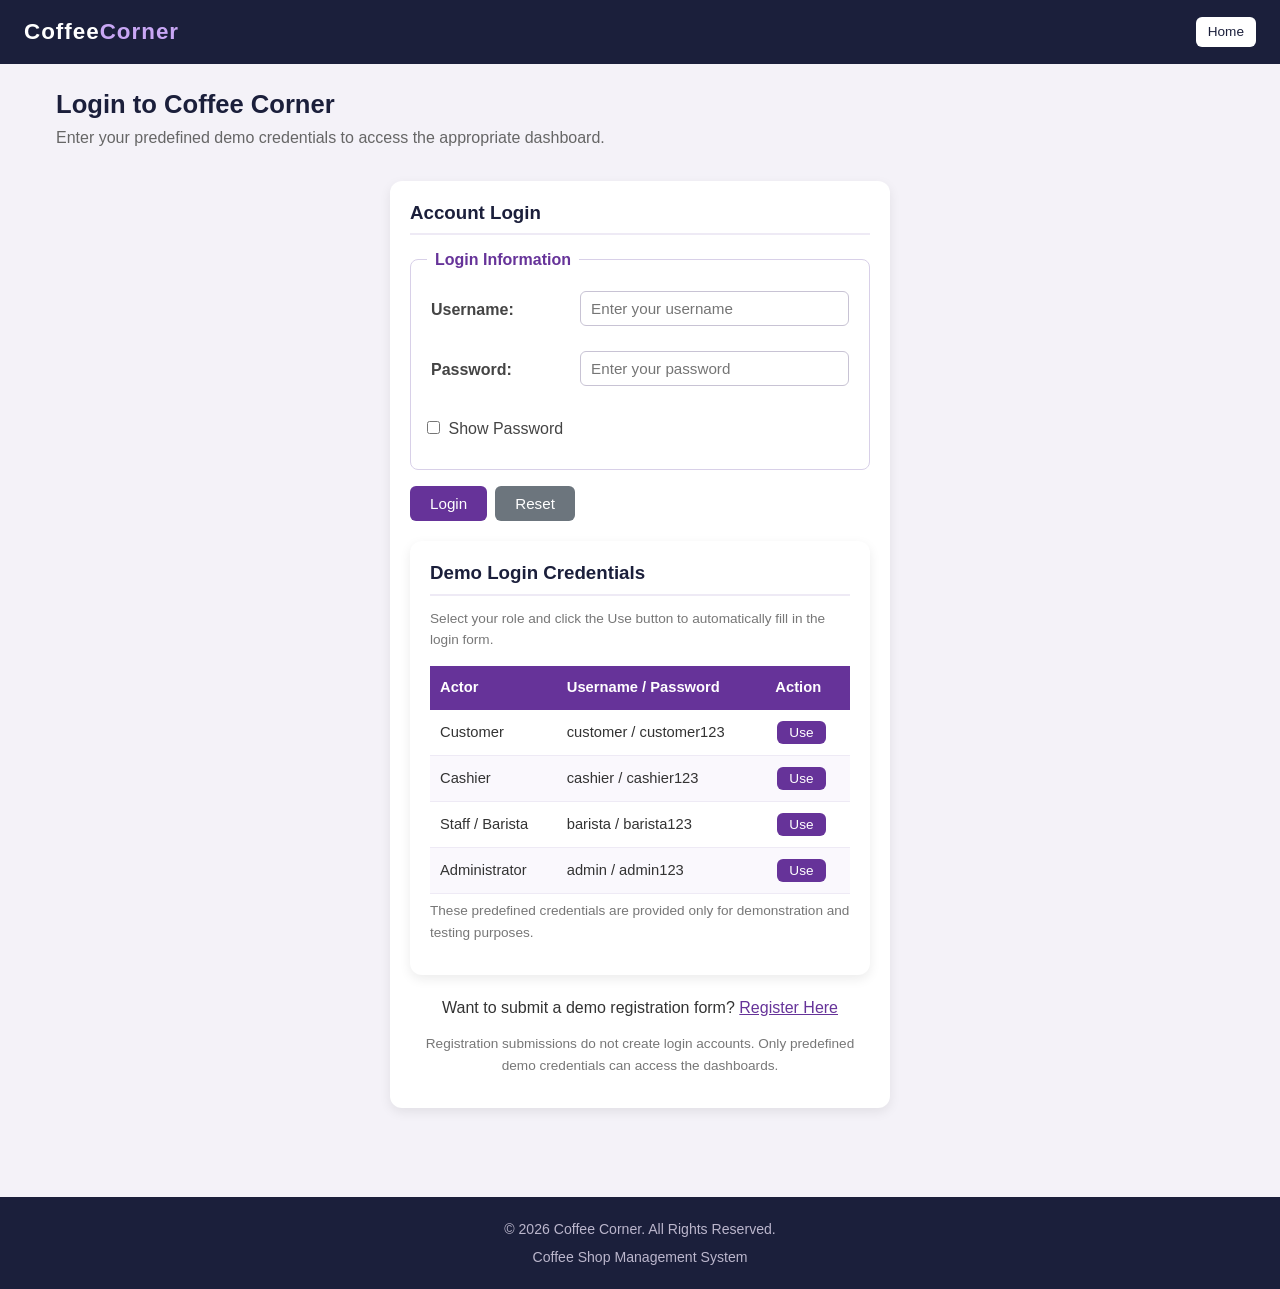
<file: nnn/cashier.html>
<!DOCTYPE html>
<html lang="en-US">

<head>
    <meta charset="UTF-8">
    <meta name="viewport" content="width=device-width, initial-scale=1.0">
    <meta name="description" content="Coffee Corner - Cashier Dashboard">

    <title>Cashier Dashboard | Coffee Corner</title>

    <link rel="stylesheet" href="css/style.css">
</head>

<body onload="initializeDashboard()">

    <!-- ==================== HEADER ==================== -->

    <header class="header">

        <a href="index.html" class="logo">
            Coffee<span>Corner</span>
        </a>

        <div class="user-info">

            <span class="badge cashier">Cashier</span>

            <span id="welcomeUser">Welcome, Cashier</span>

            <a href="index.html" class="btn btn-small btn-light">
                Home
            </a>

            <a href="#" class="btn btn-small" onclick="logout(); return false;">
                Logout
            </a>

        </div>

    </header>


    <!-- ==================== NAVIGATION ==================== -->

    <nav class="topnav">

        <button type="button" id="nav-billing" class="active" onclick="showSection('billing')">
            Smart Billing
        </button>

        <button type="button" id="nav-payments" onclick="showSection('payments')">
            Payment Tracking
        </button>

        <button type="button" id="nav-reconciliation" onclick="showSection('reconciliation')">
            Daily Cash Reconciliation
        </button>

    </nav>


    <!-- ==================== MAIN CONTAINER ==================== -->

    <main class="container">


        <!-- ==================== 1. SMART BILLING ==================== -->

        <section id="billing" class="page-section active">

            <h2 class="page-title">
                Smart Billing & Change Calculator
            </h2>

            <p class="page-subtitle">
                Generate customer bills, calculate payable amounts
                and automatically calculate the customer's change.
            </p>

            <div id="billingMessage" class="message" aria-live="polite">
            </div>


            <div class="row">


                <!-- BILL GENERATION FORM -->

                <div class="col card">

                    <h3>Generate Customer Bill</h3>

                    <form id="billingForm" onsubmit="return generateCustomerBill()">

                        <fieldset>

                            <legend>Customer Order Information</legend>

                            <table class="form-table">


                                <!-- ORDER TOKEN -->

                                <tr>

                                    <td>
                                        <label for="orderToken">
                                            Order Token:
                                        </label>
                                    </td>

                                    <td>

                                        <input type="text" id="orderToken" placeholder="Enter order token" required>

                                    </td>

                                </tr>


                                <!-- CUSTOMER NAME -->

                                <tr>

                                    <td>
                                        <label for="customerName">
                                            Customer Name:
                                        </label>
                                    </td>

                                    <td>

                                        <input type="text" id="customerName" placeholder="Customer name" required>

                                    </td>

                                </tr>


                                <!-- SUBTOTAL -->

                                <tr>

                                    <td>
                                        <label for="subtotal">
                                            Subtotal (Tk):
                                        </label>
                                    </td>

                                    <td>

                                        <input type="number" id="subtotal" min="0" step="0.01"
                                            placeholder="Order subtotal" readonly>

                                    </td>

                                </tr>


                                <!-- DISCOUNT -->

                                <tr>

                                    <td>
                                        <label for="discount">
                                            Discount (Tk):
                                        </label>
                                    </td>

                                    <td>

                                        <input type="number" id="discount" min="0" step="0.01" value="0">

                                    </td>

                                </tr>


                                <!-- TAX -->

                                <tr>

                                    <td>
                                        <label for="tax">
                                            Tax (Tk):
                                        </label>
                                    </td>

                                    <td>

                                        <input type="number" id="tax" min="0" step="0.01" value="0">

                                    </td>

                                </tr>


                                <!-- RECEIVED AMOUNT -->

                                <tr>

                                    <td>
                                        <label for="received">
                                            Received Amount (Tk):
                                        </label>
                                    </td>

                                    <td>

                                        <input type="number" id="received" min="0" step="0.01"
                                            placeholder="Enter received amount" required>

                                    </td>

                                </tr>


                            </table>

                        </fieldset>


                        <!-- BILL SUMMARY -->

                        <div class="price-summary">

                            <h3>Bill Summary</h3>

                            <p>
                                Subtotal:
                                <strong id="billSubtotal">
                                    ৳ 0.00
                                </strong>
                            </p>

                            <p>
                                Discount:
                                <strong id="billDiscount">
                                    ৳ 0.00
                                </strong>
                            </p>

                            <p>
                                Tax:
                                <strong id="billTax">
                                    ৳ 0.00
                                </strong>
                            </p>

                            <p>
                                Total Payable:
                                <strong id="billTotal">
                                    ৳ 0.00
                                </strong>
                            </p>

                            <p>
                                Change:
                                <strong id="billChange">
                                    ৳ 0.00
                                </strong>
                            </p>

                        </div>


                        <!-- BILL BUTTONS -->

                        <button type="button" class="btn" onclick="calculateBill(true)">

                            Calculate Bill

                        </button>


                        <input type="submit" class="btn" value="Generate Bill">


                        <button type="reset" class="btn btn-secondary" onclick="resetBillingForm()">

                            Reset

                        </button>

                    </form>

                </div>



                <!-- BILLING INFORMATION -->

                <div class="col card">

                    <h3>Billing Information</h3>

                    <p>
                        The cashier can generate a bill using the
                        customer's order token.
                    </p>

                    <ul>

                        <li>Find the customer order using Order Token.</li>

                        <li>Check the order subtotal.</li>

                        <li>Apply discount when applicable.</li>

                        <li>Calculate tax and total payable amount.</li>

                        <li>Enter the received payment amount.</li>

                        <li>Calculate the customer's change.</li>

                    </ul>

                    <p class="hint">
                        Ensure that the received amount is sufficient
                        before completing the payment.
                    </p>

                </div>

            </div>



            <!-- BILLING STATISTICS -->

            <div class="stats-grid">


                <div class="stat-card">

                    <div class="stat-number" id="todayBillCount">
                        0
                    </div>

                    <div class="stat-label">
                        Bills Generated Today
                    </div>

                </div>


                <div class="stat-card">

                    <div class="stat-number" id="todayBillSales">
                        ৳ 0
                    </div>

                    <div class="stat-label">
                        Today's Bill Sales
                    </div>

                </div>


                <div class="stat-card">

                    <div class="stat-number" id="todayCashReceived">
                        ৳ 0
                    </div>

                    <div class="stat-label">
                        Cash Received Today
                    </div>

                </div>


                <div class="stat-card">

                    <div class="stat-number" id="todayChange">
                        ৳ 0
                    </div>

                    <div class="stat-label">
                        Total Change Given
                    </div>

                </div>


            </div>

        </section>



        <!-- ==================== 2. PAYMENT TRACKING ==================== -->

        <section id="payments" class="page-section">

            <h2 class="page-title">
                Payment Method Tracking
            </h2>

            <p class="page-subtitle">
                Record and manage customer payments through different
                payment methods.
            </p>

            <div id="paymentMessage" class="message" aria-live="polite">
            </div>



            <!-- PAYMENT FORM -->

            <div class="row">


                <div class="col card">

                    <h3>Record Customer Payment</h3>

                    <form id="paymentForm" onsubmit="return saveCustomerPayment()">

                        <fieldset>

                            <legend>Payment Information</legend>

                            <table class="form-table">


                                <!-- ORDER TOKEN -->

                                <tr>

                                    <td>
                                        <label for="paymentOrder">
                                            Order Token:
                                        </label>
                                    </td>

                                    <td>

                                        <input type="text" id="paymentOrder" placeholder="Enter order token" required>

                                    </td>

                                </tr>


                                <!-- PAYMENT METHOD -->

                                <tr>

                                    <td>
                                        <label for="method">
                                            Payment Method:
                                        </label>
                                    </td>

                                    <td>

                                        <select id="method" required>

                                            <option value="">
                                                -- Select Payment Method --
                                            </option>

                                            <option value="Cash">
                                                Cash
                                            </option>

                                            <option value="Card">
                                                Card
                                            </option>

                                            <option value="bKash">
                                                bKash
                                            </option>

                                            <option value="Nagad">
                                                Nagad
                                            </option>

                                            <option value="Rocket">
                                                Rocket
                                            </option>

                                        </select>

                                    </td>

                                </tr>


                                <!-- PAYMENT AMOUNT -->

                                <tr>

                                    <td>
                                        <label for="amount">
                                            Payment Amount (Tk):
                                        </label>
                                    </td>

                                    <td>

                                        <input type="number" id="amount" min="0.01" step="0.01"
                                            placeholder="Enter payment amount" required>

                                    </td>

                                </tr>


                                <!-- TRANSACTION REFERENCE -->

                                <tr>

                                    <td>
                                        <label for="reference">
                                            Transaction Reference:
                                        </label>
                                    </td>

                                    <td>

                                        <input type="text" id="reference" placeholder="Transaction reference">

                                    </td>

                                </tr>


                            </table>

                        </fieldset>


                        <input type="submit" class="btn" value="Save Payment">


                        <button type="reset" class="btn btn-secondary">

                            Reset

                        </button>

                    </form>

                </div>



                <!-- PAYMENT INFORMATION -->

                <div class="col card">

                    <h3>Available Payment Methods</h3>

                    <ul>

                        <li>Cash Payment</li>

                        <li>Debit or Credit Card</li>

                        <li>bKash Mobile Banking</li>

                        <li>Nagad Mobile Banking</li>

                        <li>Rocket Mobile Banking</li>

                    </ul>

                    <p class="hint">
                        Keep the transaction reference for digital
                        payments when available.
                    </p>

                </div>


            </div>



            <!-- PAYMENT RECORD TABLE -->

            <div class="card">

                <h3>Payment Records</h3>


                <!-- SEARCH AND FILTER -->

                <div class="search-bar">

                    <input type="text" id="paymentSearch" placeholder="Search by token or transaction reference..."
                        oninput="renderPayments()">


                    <select id="paymentMethodFilter" onchange="renderPayments()">

                        <option value="All">
                            All Payment Methods
                        </option>

                        <option value="Cash">
                            Cash
                        </option>

                        <option value="Card">
                            Card
                        </option>

                        <option value="bKash">
                            bKash
                        </option>

                        <option value="Nagad">
                            Nagad
                        </option>

                        <option value="Rocket">
                            Rocket
                        </option>

                    </select>

                </div>


                <p class="result-count" id="paymentCount">
                </p>


                <div class="table-wrapper">

                    <table class="data-table">

                        <thead>

                            <tr>

                                <th>Payment ID</th>
                                <th>Order Token</th>
                                <th>Payment Method</th>
                                <th>Amount</th>
                                <th>Reference</th>
                                <th>Payment Date</th>
                                <th>Status</th>

                            </tr>

                        </thead>

                        <tbody id="paymentTableBody"></tbody>

                    </table>

                </div>

            </div>

        </section>



        <!-- ==================== 3. DAILY CASH RECONCILIATION ==================== -->

        <section id="reconciliation" class="page-section">

            <h2 class="page-title">
                Daily Cash Reconciliation
            </h2>

            <p class="page-subtitle">
                Compare the system-recorded cash amount with the
                actual cash available at the end of the day.
            </p>

            <div id="reconciliationMessage" class="message" aria-live="polite">
            </div>



            <!-- RECONCILIATION FORM -->

            <div class="row">


                <div class="col card">

                    <h3>Daily Cash Reconciliation Form</h3>

                    <form id="reconciliationForm" onsubmit="return saveReconciliation()">

                        <fieldset>

                            <legend>Cash Reconciliation Details</legend>

                            <table class="form-table">


                                <!-- DATE -->

                                <tr>

                                    <td>
                                        <label for="reconDate">
                                            Reconciliation Date:
                                        </label>
                                    </td>

                                    <td>

                                        <input type="date" id="reconDate" required>

                                    </td>

                                </tr>


                                <!-- SYSTEM CASH -->

                                <tr>

                                    <td>
                                        <label for="systemCash">
                                            System Cash (Tk):
                                        </label>
                                    </td>

                                    <td>

                                        <input type="number" id="systemCash" min="0" step="0.01"
                                            placeholder="System calculated cash" readonly>

                                    </td>

                                </tr>


                                <!-- ACTUAL CASH -->

                                <tr>

                                    <td>
                                        <label for="actualCash">
                                            Actual Cash (Tk):
                                        </label>
                                    </td>

                                    <td>

                                        <input type="number" id="actualCash" min="0" step="0.01"
                                            placeholder="Count actual cash" required>

                                    </td>

                                </tr>


                                <!-- REMARKS -->

                                <tr>

                                    <td>
                                        <label for="cashNote">
                                            Notes / Remarks:
                                        </label>
                                    </td>

                                    <td>

                                        <textarea id="cashNote" placeholder="Write any cash difference explanation">
                                        </textarea>

                                    </td>

                                </tr>


                            </table>

                        </fieldset>


                        <button type="button" class="btn" onclick="updateSystemCash()">

                            Calculate System Cash

                        </button>


                        <input type="submit" class="btn" value="Save Reconciliation">

                    </form>

                </div>



                <!-- RECONCILIATION INFORMATION -->

                <div class="col card">

                    <h3>Reconciliation Guidelines</h3>

                    <ul>

                        <li>Select the reconciliation date.</li>

                        <li>Calculate the system-recorded cash.</li>

                        <li>Count the actual cash available.</li>

                        <li>Compare the system cash with actual cash.</li>

                        <li>Record any difference in the remarks.</li>

                        <li>Save the daily reconciliation record.</li>

                    </ul>

                    <p class="hint">
                        System Cash and Actual Cash should be compared
                        carefully before saving the record.
                    </p>

                </div>


            </div>



            <!-- RECONCILIATION HISTORY -->

            <div class="card">

                <h3>Reconciliation History</h3>

                <div class="table-wrapper">

                    <table class="data-table">

                        <thead>

                            <tr>

                                <th>Record ID</th>
                                <th>Date</th>
                                <th>System Cash</th>
                                <th>Actual Cash</th>
                                <th>Difference</th>
                                <th>Remarks</th>
                                <th>Cashier</th>

                            </tr>

                        </thead>

                        <tbody id="reconciliationTableBody"></tbody>

                    </table>

                </div>

            </div>

        </section>


    </main>



    <!-- ==================== FOOTER ==================== -->

    <footer class="footer">

        &copy; 2026 Coffee Corner &middot;
        Coffee Shop Management System

    </footer>



    <!-- ==================== JAVASCRIPT FILES ==================== -->

    <script src="js/data.js"></script>

    <script src="js/common.js"></script>

    <script src="js/cashier.js"></script>


</body>

</html>
</file>
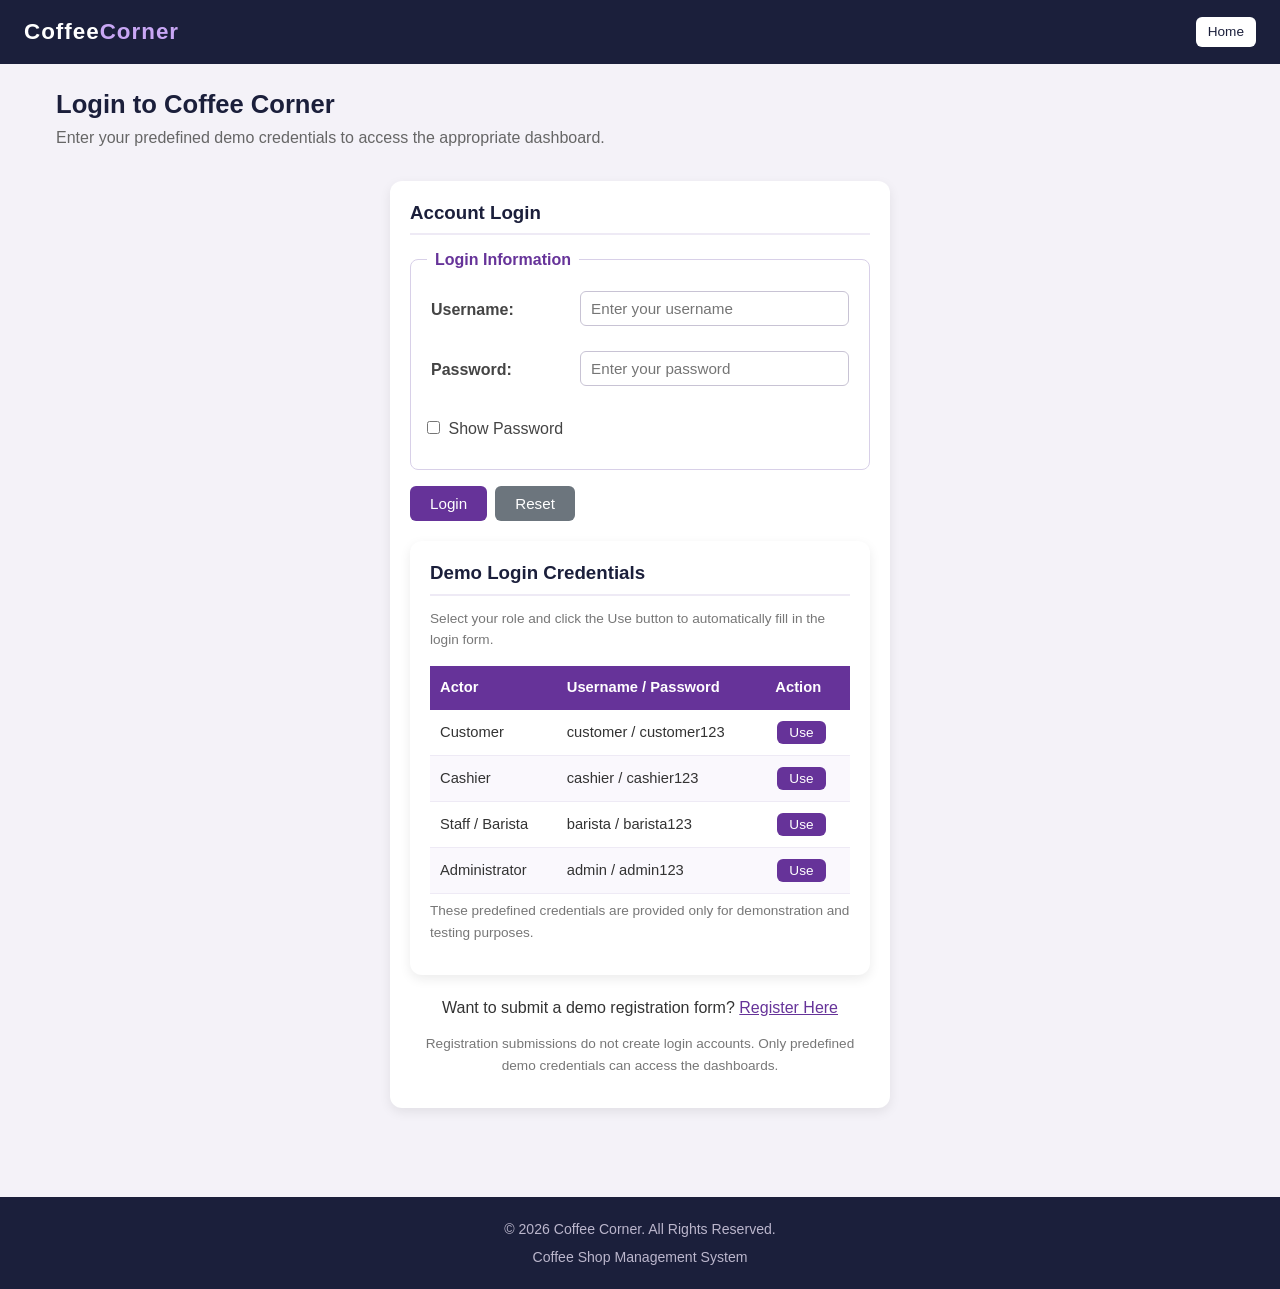
<file: nnn/customer.html>
<!DOCTYPE html>
<html lang="en-US">

<head>
    <meta charset="UTF-8">
    <meta name="viewport" content="width=device-width, initial-scale=1.0">
    <meta name="description" content="Coffee Corner - Customer Dashboard">

    <title>Customer Dashboard | Coffee Corner</title>

    <link rel="stylesheet" href="css/style.css">
</head>

<body>

    <!-- ==================== HEADER ==================== -->

    <header class="header">

        <a href="index.html" class="logo">
            Coffee<span>Corner</span>
        </a>

        <div class="user-info">

            <span class="badge customer">Customer</span>

            <span id="welcomeUser">Welcome, Customer</span>

            <a href="index.html" class="btn btn-small btn-light">
                Home
            </a>

            <a href="#" class="btn btn-small" onclick="logout(); return false;">
                Logout
            </a>

        </div>

    </header>


    <!-- ==================== NAVIGATION ==================== -->

    <nav class="topnav">

        <button type="button" id="nav-builder" onclick="showSection('builder')">
            Custom Coffee Builder
        </button>

        <button type="button" id="nav-favorites" onclick="showSection('favorites')">
            Favorite Items
        </button>

        <button type="button" id="nav-token" onclick="showSection('token')">
            Order Token
        </button>

        <button type="button" id="nav-history" onclick="showSection('history')">
            Order History
        </button>

        <button type="button" id="nav-review" onclick="showSection('review')">
            Customer Review
        </button>

    </nav>


    <!-- ==================== MAIN CONTAINER ==================== -->

    <main class="container">


        <!-- ==================== 1. CUSTOM COFFEE BUILDER ==================== -->

        <section id="builder" class="page-section active">

            <h2 class="page-title">
                Custom Coffee Builder
            </h2>

            <p class="page-subtitle">
                Customize your coffee by selecting coffee type,
                size, milk type and sugar level.
            </p>

            <div id="builderMessage" class="message" aria-live="polite">
            </div>


            <div class="row">


                <!-- COFFEE CUSTOMIZATION FORM -->

                <div class="col card">

                    <h3>Customize Your Coffee</h3>

                    <form id="coffeeForm" onsubmit="return placeCustomOrder()">

                        <fieldset>

                            <legend>Coffee Customization</legend>

                            <table class="form-table">


                                <!-- COFFEE TYPE -->

                                <tr>

                                    <td>
                                        <label for="coffee">
                                            Coffee Type:
                                        </label>
                                    </td>

                                    <td>

                                        <select id="coffee" required>

                                            <option value="">
                                                -- Select Coffee --
                                            </option>

                                        </select>

                                        <span id="coffeeError" class="error">
                                        </span>

                                    </td>

                                </tr>


                                <!-- COFFEE SIZE -->

                                <tr>

                                    <td>
                                        <label for="size">
                                            Coffee Size:
                                        </label>
                                    </td>

                                    <td>

                                        <select id="size" required>

                                            <option value="">
                                                -- Select Size --
                                            </option>

                                            <option value="Small">
                                                Small
                                            </option>

                                            <option value="Medium">
                                                Medium
                                            </option>

                                            <option value="Large">
                                                Large
                                            </option>

                                        </select>

                                        <span id="sizeError" class="error">
                                        </span>

                                    </td>

                                </tr>


                                <!-- MILK TYPE -->

                                <tr>

                                    <td>
                                        <label for="milk">
                                            Milk Type:
                                        </label>
                                    </td>

                                    <td>

                                        <select id="milk" required>

                                            <option value="">
                                                -- Select Milk Type --
                                            </option>

                                            <option value="Regular Milk">
                                                Regular Milk
                                            </option>

                                            <option value="Low Fat Milk">
                                                Low Fat Milk
                                            </option>

                                            <option value="Soy Milk">
                                                Soy Milk
                                            </option>

                                            <option value="Almond Milk">
                                                Almond Milk
                                            </option>

                                            <option value="No Milk">
                                                No Milk
                                            </option>

                                        </select>

                                        <span id="milkError" class="error">
                                        </span>

                                    </td>

                                </tr>


                                <!-- SUGAR LEVEL -->

                                <tr>

                                    <td>
                                        <label for="sugar">
                                            Sugar Level:
                                        </label>
                                    </td>

                                    <td>

                                        <select id="sugar" required>

                                            <option value="">
                                                -- Select Sugar Level --
                                            </option>

                                            <option value="No Sugar">
                                                No Sugar
                                            </option>

                                            <option value="Low Sugar">
                                                Low Sugar
                                            </option>

                                            <option value="Normal Sugar">
                                                Normal Sugar
                                            </option>

                                            <option value="Extra Sugar">
                                                Extra Sugar
                                            </option>

                                        </select>

                                        <span id="sugarError" class="error">
                                        </span>

                                    </td>

                                </tr>


                                <!-- QUANTITY -->

                                <tr>

                                    <td>
                                        <label for="quantity">
                                            Quantity:
                                        </label>
                                    </td>

                                    <td>

                                        <input type="number" id="quantity" min="1" max="20" value="1" required>

                                        <span id="quantityError" class="error">
                                        </span>

                                    </td>

                                </tr>


                            </table>

                        </fieldset>


                        <!-- PRICE SUMMARY -->

                        <div class="price-summary">

                            <h3>Price Summary</h3>

                            <p>
                                Estimated Total Price:

                                <strong id="estimatedPrice">
                                    ৳ 0.00
                                </strong>
                            </p>

                        </div>


                        <button type="button" class="btn" onclick="calculateCustomPrice()">

                            Calculate Price

                        </button>


                        <input type="submit" class="btn" value="Place Order">


                        <button type="button" class="btn btn-secondary" onclick="resetCoffeeForm()">

                            Reset

                        </button>

                    </form>

                </div>



                <!-- CUSTOMIZATION INFORMATION -->

                <div class="col card">

                    <h3>Customization Information</h3>

                    <ul>

                        <li>Select your preferred coffee type.</li>

                        <li>Choose Small, Medium or Large size.</li>

                        <li>Select your preferred milk type.</li>

                        <li>Choose your desired sugar level.</li>

                        <li>Enter the required quantity.</li>

                        <li>Check the estimated price before ordering.</li>

                    </ul>

                    <p class="hint">
                        Click the Calculate Price button to calculate
                        your customized coffee price.
                    </p>

                </div>

            </div>

        </section>



        <!-- ==================== 2. FAVORITE ITEMS ==================== -->

        <section id="favorites" class="page-section">

            <h2 class="page-title">
                Favorite Coffee Items
            </h2>

            <p class="page-subtitle">
                Save your favorite coffee items for easy access
                in the future.
            </p>

            <div id="favoriteMessage" class="message" aria-live="polite">
            </div>


            <!-- ADD FAVORITE FORM -->

            <div class="card">

                <h3>Add Favorite Item</h3>

                <form id="favoriteForm" onsubmit="return addFavoriteItem()">

                    <fieldset>

                        <legend>Favorite Item Information</legend>

                        <table class="form-table">

                            <tr>

                                <td>
                                    <label for="favoriteItem">
                                        Select Coffee Item:
                                    </label>
                                </td>

                                <td>

                                    <select id="favoriteItem" required>

                                        <option value="">
                                            -- Select Coffee --
                                        </option>

                                    </select>

                                </td>

                            </tr>

                        </table>

                    </fieldset>


                    <input type="submit" class="btn" value="Add to Favorites">


                    <button type="reset" class="btn btn-secondary">

                        Reset

                    </button>

                </form>

            </div>



            <!-- FAVORITE ITEMS TABLE -->

            <div class="card">

                <h3>My Favorite Items</h3>

                <div class="table-wrapper">

                    <table class="data-table">

                        <thead>

                            <tr>

                                <th>Favorite ID</th>
                                <th>Coffee Name</th>
                                <th>Category</th>
                                <th>Price</th>
                                <th>Action</th>

                            </tr>

                        </thead>

                        <tbody id="favoriteTableBody"></tbody>

                    </table>

                </div>

            </div>

        </section>



        <!-- ==================== 3. ORDER TOKEN & TRACKING ==================== -->

        <section id="token" class="page-section">

            <h2 class="page-title">
                Order Token & Tracking
            </h2>

            <p class="page-subtitle">
                Track your coffee order using your unique order token.
            </p>

            <div id="tokenMessage" class="message" aria-live="polite">
            </div>


            <!-- TOKEN SEARCH FORM -->

            <div class="card">

                <h3>Search Your Order</h3>

                <form id="tokenForm" onsubmit="return searchOrderToken()">

                    <fieldset>

                        <legend>Order Tracking Information</legend>

                        <table class="form-table">

                            <tr>

                                <td>
                                    <label for="tokenNo">
                                        Order Token:
                                    </label>
                                </td>

                                <td>

                                    <input type="text" id="tokenNo" placeholder="Enter your order token" required>

                                </td>

                            </tr>

                        </table>

                    </fieldset>


                    <input type="submit" class="btn" value="Track Order">


                    <button type="reset" class="btn btn-secondary">

                        Reset

                    </button>

                </form>

            </div>



            <!-- ORDER TRACKING RESULT -->

            <div class="card">

                <h3>Order Tracking Result</h3>

                <div class="table-wrapper">

                    <table class="data-table">

                        <thead>

                            <tr>

                                <th>Token No.</th>
                                <th>Coffee Item</th>
                                <th>Order Date</th>
                                <th>Total Amount</th>
                                <th>Order Status</th>
                                <th>Estimated Waiting Time</th>

                            </tr>

                        </thead>

                        <tbody id="tokenTableBody"></tbody>

                    </table>

                </div>

            </div>

        </section>



        <!-- ==================== 4. ORDER HISTORY ==================== -->

        <section id="history" class="page-section">

            <h2 class="page-title">
                Order History & Spending Summary
            </h2>

            <p class="page-subtitle">
                View your previous orders, payment status
                and total spending information.
            </p>


            <!-- ORDER SUMMARY -->

            <div class="stats-grid">


                <div class="stat-card">

                    <div class="stat-number" id="totalOrders">
                        0
                    </div>

                    <div class="stat-label">
                        Total Orders
                    </div>

                </div>


                <div class="stat-card">

                    <div class="stat-number" id="totalSpending">
                        ৳ 0
                    </div>

                    <div class="stat-label">
                        Total Spending
                    </div>

                </div>


                <div class="stat-card">

                    <div class="stat-number" id="completedOrders">
                        0
                    </div>

                    <div class="stat-label">
                        Completed Orders
                    </div>

                </div>


                <div class="stat-card">

                    <div class="stat-number" id="pendingOrders">
                        0
                    </div>

                    <div class="stat-label">
                        Pending Orders
                    </div>

                </div>

            </div>



            <!-- ORDER HISTORY TABLE -->

            <div class="card">

                <h3>My Previous Orders</h3>

                <div class="table-wrapper">

                    <table class="data-table">

                        <thead>

                            <tr>

                                <th>Order ID</th>
                                <th>Token No.</th>
                                <th>Order Items</th>
                                <th>Order Date</th>
                                <th>Total Amount</th>
                                <th>Payment Status</th>
                                <th>Order Status</th>

                            </tr>

                        </thead>

                        <tbody id="historyTableBody"></tbody>

                    </table>

                </div>

            </div>

        </section>



        <!-- ==================== 5. CUSTOMER REVIEW ==================== -->

        <section id="review" class="page-section">

            <h2 class="page-title">
                Customer Review & Rating
            </h2>

            <p class="page-subtitle">
                Share your experience with Coffee Corner.
                Your feedback helps us improve our service.
            </p>

            <div id="reviewMessage" class="message" role="alert" aria-live="polite">
            </div>


            <!-- REVIEW FORM -->

            <div class="card">

                <h3>Write Your Review</h3>

                <form id="reviewForm" action="#" method="post" novalidate onsubmit="return saveReview()">

                    <fieldset>

                        <legend>Review Information</legend>

                        <div class="form-grid">


                            <!-- RATING -->

                            <div class="form-group">

                                <label for="reviewRating">
                                    Rating:
                                </label>

                                <select id="reviewRating" required>

                                    <option value="">
                                        -- Select Rating --
                                    </option>

                                    <option value="5">
                                        5 - Excellent
                                    </option>

                                    <option value="4">
                                        4 - Good
                                    </option>

                                    <option value="3">
                                        3 - Okay
                                    </option>

                                    <option value="2">
                                        2 - Poor
                                    </option>

                                    <option value="1">
                                        1 - Bad
                                    </option>

                                </select>

                                <span id="reviewRatingError" class="error">
                                </span>

                            </div>



                            <!-- REVIEW TEXT -->

                            <div class="form-group">

                                <label for="reviewText">
                                    Your Review:
                                </label>

                                <textarea id="reviewText" maxlength="200" rows="5"
                                    placeholder="Write your experience here (at least 10 characters)..."
                                    oninput="countReview()" required></textarea>

                                <span class="hint" id="reviewCounter">
                                    0 / 200
                                </span>

                                <span id="reviewTextError" class="error">
                                </span>

                            </div>

                        </div>

                    </fieldset>


                    <button type="submit" class="btn">
                        Submit Review
                    </button>


                    <button type="reset" class="btn btn-secondary"
                        onclick="clearMessage('reviewMessage'); clearErrors(); countReview();">

                        Reset

                    </button>

                </form>

            </div>



            <!-- REVIEW INFORMATION -->

            <div class="card">

                <h3>Review Guidelines</h3>

                <ul>

                    <li>Select a rating from 1 to 5.</li>

                    <li>Write at least 10 characters.</li>

                    <li>Maximum review length is 200 characters.</li>

                    <li>Please provide honest and respectful feedback.</li>

                    <li>The administrator can view and manage customer reviews.</li>

                </ul>

            </div>

        </section>


    </main>



    <!-- ==================== FOOTER ==================== -->

    <footer class="footer">

        &copy; 2026 Coffee Corner &middot;
        Coffee Shop Management System

    </footer>



    <!-- ==================== JAVASCRIPT FILES ==================== -->

    <!-- 1. Central in-memory data -->

    <script src="js/data.js"></script>

    <!-- 2. Shared functions -->

    <script src="js/common.js"></script>

    <!-- 3. Customer dashboard functions -->

    <script src="js/customer.js"></script>


</body>

</html>
</file>
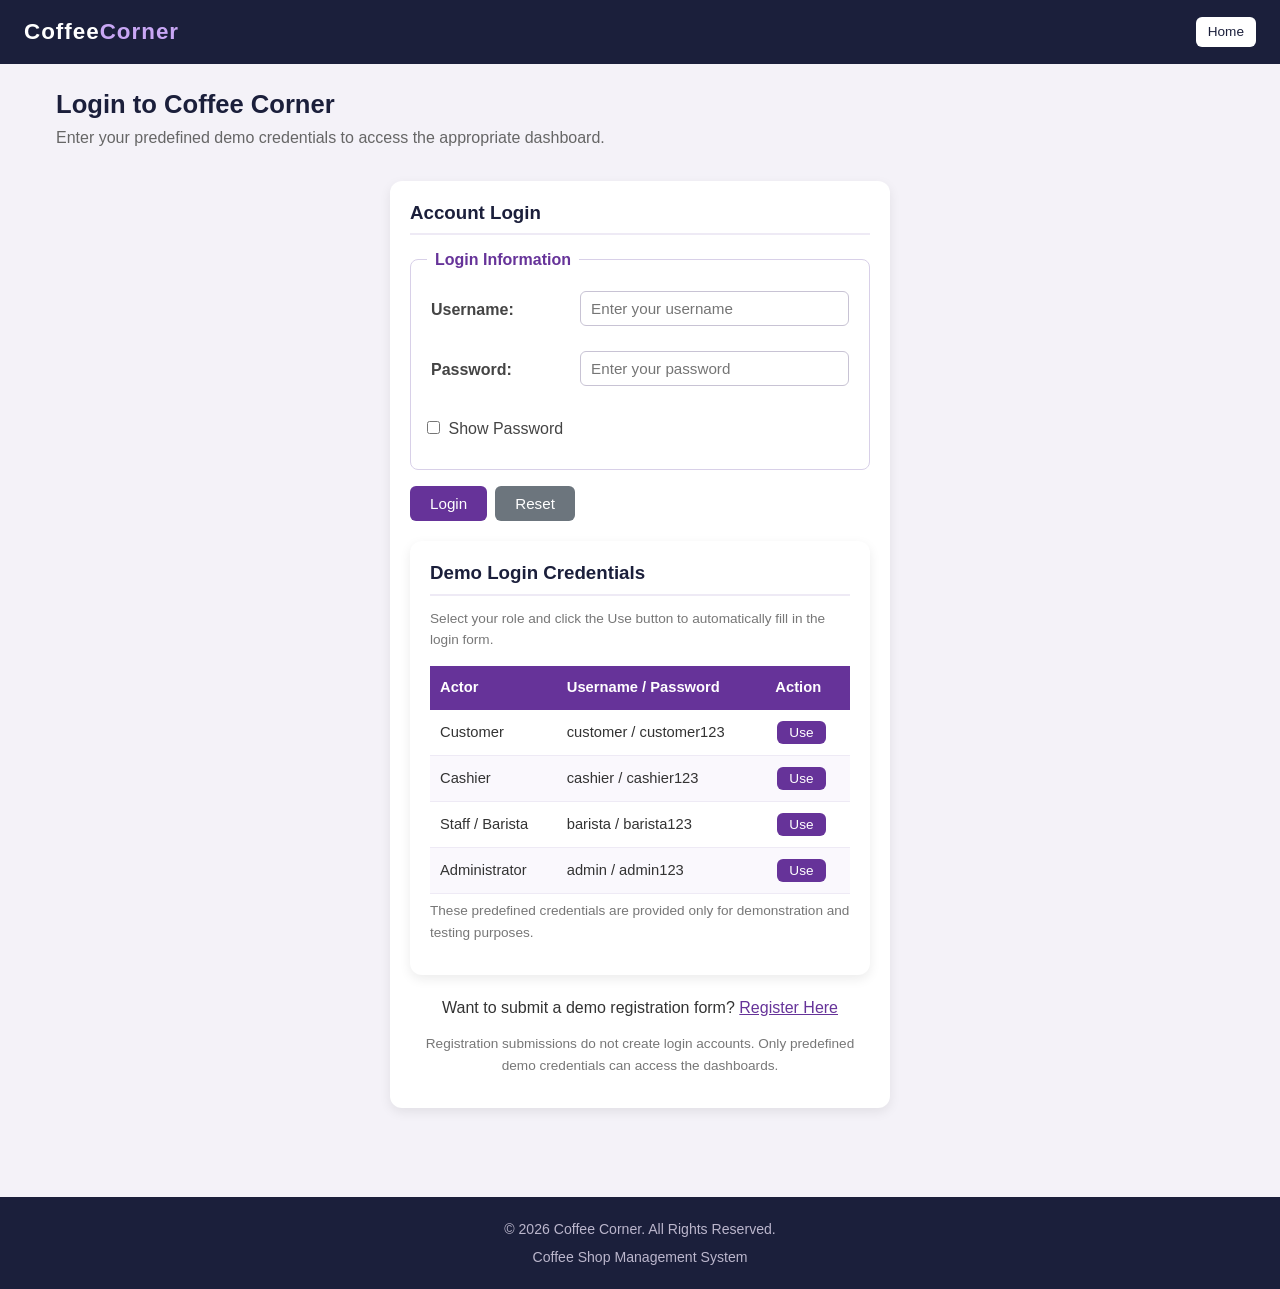
<file: nnn/login.html>
<!DOCTYPE html>
<html lang="en-US">

<head>
    <meta charset="UTF-8">
    <meta name="viewport" content="width=device-width, initial-scale=1.0">
    <meta name="description" content="Login to Coffee Corner Management System">

    <title>Login | Coffee Corner</title>

    <link rel="stylesheet" href="css/style.css">
</head>

<body>

    <!-- ==================== HEADER ==================== -->

    <header class="header">

        <a href="index.html" class="logo">
            Coffee<span>Corner</span>
        </a>

        <nav>
            <a href="index.html" class="btn btn-small btn-light">
                Home
            </a>
        </nav>

    </header>


    <!-- ==================== MAIN CONTAINER ==================== -->

    <main class="container">

        <section class="page-section active">

            <h2 class="page-title">
                Login to Coffee Corner
            </h2>

            <p class="page-subtitle">
                Enter your predefined demo credentials
                to access the appropriate dashboard.
            </p>


            <!-- ==================== LOGIN CARD ==================== -->

            <div class="card" style="max-width: 500px; margin: 30px auto;">

                <h3>Account Login</h3>


                <!-- LOGIN MESSAGE -->

                <div id="loginMessage" class="message" aria-live="polite">
                </div>


                <!-- ==================== LOGIN FORM ==================== -->

                <form id="loginForm" onsubmit="return loginUser()" novalidate>

                    <fieldset>

                        <legend>Login Information</legend>

                        <table class="form-table">

                            <!-- USERNAME -->

                            <tr>

                                <td>
                                    <label for="username">
                                        Username:
                                    </label>
                                </td>

                                <td>

                                    <input type="text" id="username" name="username" placeholder="Enter your username"
                                        autocomplete="username">

                                    <span class="error" id="usernameError">
                                    </span>

                                </td>

                            </tr>


                            <!-- PASSWORD -->

                            <tr>

                                <td>
                                    <label for="password">
                                        Password:
                                    </label>
                                </td>

                                <td>

                                    <input type="password" id="password" name="password"
                                        placeholder="Enter your password" autocomplete="current-password">

                                    <span class="error" id="passwordError">
                                    </span>

                                </td>

                            </tr>

                        </table>


                        <!-- SHOW PASSWORD -->

                        <p style="margin-top: 10px;">

                            <input type="checkbox" id="showPassword" onchange="togglePassword()">

                            <label for="showPassword" class="option-label">

                                Show Password

                            </label>

                        </p>

                    </fieldset>


                    <!-- LOGIN BUTTONS -->

                    <div class="form-actions">

                        <button type="submit" class="btn">

                            Login

                        </button>


                        <button type="reset" class="btn btn-secondary" onclick="clearLoginMessage()">

                            Reset

                        </button>

                    </div>

                </form>


                <!-- ==================== DEMO CREDENTIALS ==================== -->

                <div class="card" style="margin-top: 20px;">

                    <h3>Demo Login Credentials</h3>

                    <p class="hint">
                        Select your role and click the Use button
                        to automatically fill in the login form.
                    </p>


                    <div class="table-wrapper">

                        <table class="data-table">

                            <thead>

                                <tr>

                                    <th>Actor</th>

                                    <th>Username / Password</th>

                                    <th>Action</th>

                                </tr>

                            </thead>


                            <tbody>

                                <!-- CUSTOMER -->

                                <tr>

                                    <td>Customer</td>

                                    <td>
                                        customer / customer123
                                    </td>

                                    <td>

                                        <button type="button" class="btn btn-small"
                                            onclick="fillDemo('customer', 'customer123')">

                                            Use

                                        </button>

                                    </td>

                                </tr>


                                <!-- CASHIER -->

                                <tr>

                                    <td>Cashier</td>

                                    <td>
                                        cashier / cashier123
                                    </td>

                                    <td>

                                        <button type="button" class="btn btn-small"
                                            onclick="fillDemo('cashier', 'cashier123')">

                                            Use

                                        </button>

                                    </td>

                                </tr>


                                <!-- STAFF / BARISTA -->

                                <tr>

                                    <td>Staff / Barista</td>

                                    <td>
                                        barista / barista123
                                    </td>

                                    <td>

                                        <button type="button" class="btn btn-small"
                                            onclick="fillDemo('barista', 'barista123')">

                                            Use

                                        </button>

                                    </td>

                                </tr>


                                <!-- ADMINISTRATOR -->

                                <tr>

                                    <td>Administrator</td>

                                    <td>
                                        admin / admin123
                                    </td>

                                    <td>

                                        <button type="button" class="btn btn-small"
                                            onclick="fillDemo('admin', 'admin123')">

                                            Use

                                        </button>

                                    </td>

                                </tr>

                            </tbody>

                        </table>

                    </div>


                    <p class="hint">
                        These predefined credentials are provided
                        only for demonstration and testing purposes.
                    </p>

                </div>


                <!-- REGISTRATION LINK -->

                <p style="text-align: center; margin-top: 20px;">

                    Want to submit a demo registration form?

                    <a href="register.html">
                        Register Here
                    </a>

                </p>

                <p class="hint" style="text-align: center;">

                    Registration submissions do not create
                    login accounts. Only predefined demo
                    credentials can access the dashboards.

                </p>

            </div>

        </section>

    </main>


    <!-- ==================== FOOTER ==================== -->

    <footer class="footer">

        <p>
            &copy; 2026 Coffee Corner. All Rights Reserved.
        </p>

        <p>
            Coffee Shop Management System
        </p>

    </footer>


    <!-- ==================== JAVASCRIPT FILES ==================== -->

    <!-- In-memory demo data -->

    <script src="js/data.js"></script>

    <!-- Common dashboard and login functions -->

    <script src="js/common.js"></script>

    <!-- Login validation and authentication -->

    <script src="js/login.js"></script>


</body>

</html>
</file>
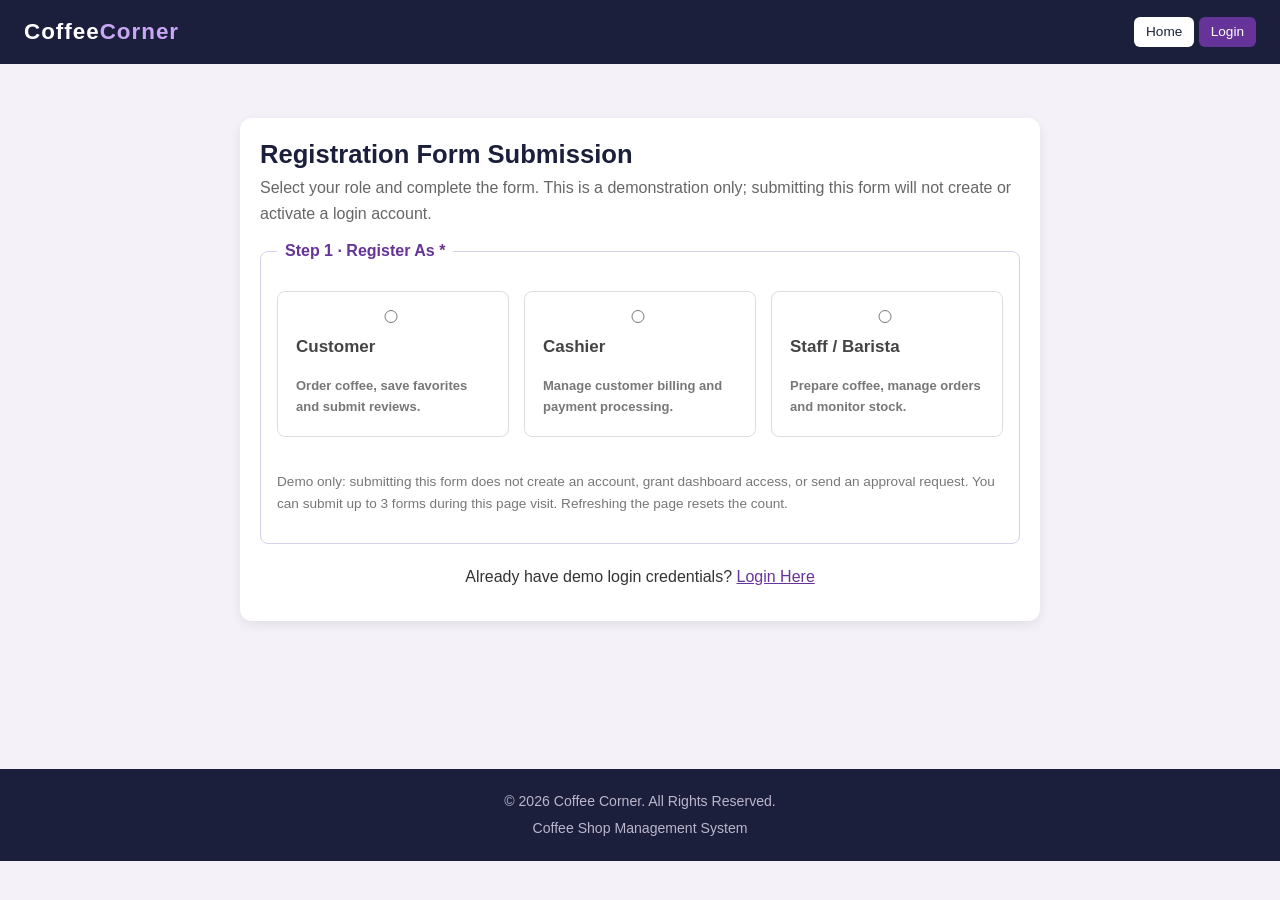
<file: nnn/register.html>
<!DOCTYPE html>
<html lang="en-US">

<head>
    <meta charset="UTF-8">
    <meta name="viewport" content="width=device-width, initial-scale=1.0">
    <meta name="description" content="Submit a demo registration form for Coffee Corner">

    <title>Register | Coffee Corner</title>

    <link rel="stylesheet" href="css/style.css">
</head>

<body>

    <!-- ==================== HEADER ==================== -->

    <header class="header">

        <a href="index.html" class="logo">
            Coffee<span>Corner</span>
        </a>

        <nav>

            <a href="index.html" class="btn btn-small btn-light">
                Home
            </a>

            <a href="login.html" class="btn btn-small">
                Login
            </a>

        </nav>

    </header>


    <!-- ==================== MAIN CONTAINER ==================== -->

    <main class="container">

        <section class="page-section active">

            <div class="card" style="max-width: 800px; margin: 30px auto;">

                <h2 class="page-title">
                    Registration Form Submission
                </h2>

                <p class="page-subtitle">
                    Select your role and complete the form.
                    This is a demonstration only; submitting this
                    form will not create or activate a login account.
                </p>


                <!-- REGISTRATION MESSAGE -->

                <div id="registerMessage" class="message" aria-live="polite">
                </div>


                <!-- REGISTRATION FORM -->

                <form id="registerForm" onsubmit="return registerAccount()" novalidate>


                    <!-- STEP 1: SELECT USER TYPE -->

                    <fieldset>

                        <legend>
                            Step 1 · Register As *
                        </legend>

                        <div class="type-grid">


                            <!-- CUSTOMER -->

                            <label class="type-option" for="typeCustomer">

                                <input type="radio" id="typeCustomer" name="userType" value="Customer"
                                    onchange="showTypeFields()">

                                <strong>Customer</strong>

                                <span class="hint">
                                    Order coffee, save favorites
                                    and submit reviews.
                                </span>

                            </label>


                            <!-- CASHIER -->

                            <label class="type-option" for="typeCashier">

                                <input type="radio" id="typeCashier" name="userType" value="Cashier"
                                    onchange="showTypeFields()">

                                <strong>Cashier</strong>

                                <span class="hint">
                                    Manage customer billing
                                    and payment processing.
                                </span>

                            </label>


                            <!-- STAFF / BARISTA -->

                            <label class="type-option" for="typeStaff">

                                <input type="radio" id="typeStaff" name="userType" value="Staff"
                                    onchange="showTypeFields()">

                                <strong>Staff / Barista</strong>

                                <span class="hint">
                                    Prepare coffee, manage orders
                                    and monitor stock.
                                </span>

                            </label>

                        </div>

                        <span class="error" id="userTypeError"></span>

                        <p class="hint">
                            Demo only: submitting this form does not
                            create an account, grant dashboard access,
                            or send an approval request.

                            You can submit up to 3 forms during this
                            page visit. Refreshing the page resets
                            the count.
                        </p>

                    </fieldset>


                    <!-- FORM BODY -->

                    <div id="formBody" class="form-body">


                        <!-- STEP 2: PERSONAL INFORMATION -->

                        <fieldset>

                            <legend>
                                Step 2 · Personal Information
                            </legend>

                            <table class="form-table">

                                <tr>

                                    <td>
                                        <label for="fullName">
                                            Full Name: *
                                        </label>
                                    </td>

                                    <td>

                                        <input type="text" id="fullName" name="fullName"
                                            placeholder="Enter your full name" autocomplete="name">

                                        <span class="error" id="fullNameError">
                                        </span>

                                    </td>

                                </tr>


                                <tr>

                                    <td>
                                        <label for="email">
                                            Email Address: *
                                        </label>
                                    </td>

                                    <td>

                                        <input type="email" id="email" name="email" placeholder="Enter your email"
                                            autocomplete="email">

                                        <span class="error" id="emailError">
                                        </span>

                                    </td>

                                </tr>


                                <tr>

                                    <td>
                                        <label for="phone">
                                            Phone Number: *
                                        </label>
                                    </td>

                                    <td>

                                        <input type="tel" id="phone" name="phone" placeholder="01XXXXXXXXX"
                                            autocomplete="tel">

                                        <span class="error" id="phoneError">
                                        </span>

                                    </td>

                                </tr>


                                <tr>

                                    <td>
                                        <label for="address">
                                            Address: *
                                        </label>
                                    </td>

                                    <td>

                                        <textarea id="address" name="address" rows="3" placeholder="Enter your address"
                                            autocomplete="street-address"></textarea>

                                        <span class="error" id="addressError">
                                        </span>

                                    </td>

                                </tr>

                            </table>

                        </fieldset>


                        <!-- STEP 3A: CUSTOMER DETAILS -->

                        <fieldset id="customerFields" class="type-fields" disabled>

                            <legend>
                                Step 3 · Customer Details
                            </legend>

                            <table class="form-table">

                                <tr>

                                    <td>
                                        <label for="preferredOrder">
                                            Preferred Order Type: *
                                        </label>
                                    </td>

                                    <td>

                                        <select id="preferredOrder">

                                            <option value="">
                                                -- Select Order Type --
                                            </option>

                                            <option value="Dine-in">
                                                Dine-in
                                            </option>

                                            <option value="Takeaway">
                                                Takeaway
                                            </option>

                                        </select>

                                        <span class="error" id="preferredOrderError">
                                        </span>

                                    </td>

                                </tr>


                                <tr>

                                    <td>
                                        <label for="favoriteCoffee">
                                            Favourite Coffee:
                                        </label>
                                    </td>

                                    <td>

                                        <select id="favoriteCoffee">

                                            <option value="">
                                                -- Select Coffee --
                                            </option>

                                            <option value="Espresso">
                                                Espresso
                                            </option>

                                            <option value="Cappuccino">
                                                Cappuccino
                                            </option>

                                            <option value="Latte">
                                                Latte
                                            </option>

                                            <option value="Americano">
                                                Americano
                                            </option>

                                            <option value="Mocha">
                                                Mocha
                                            </option>

                                            <option value="Iced Coffee">
                                                Iced Coffee
                                            </option>

                                        </select>

                                    </td>

                                </tr>

                            </table>

                        </fieldset>


                        <!-- STEP 3B: CASHIER DETAILS -->

                        <fieldset id="cashierFields" class="type-fields" disabled>

                            <legend>
                                Step 3 · Cashier Details
                            </legend>

                            <table class="form-table">

                                <tr>

                                    <td>
                                        <label for="cashierExperience">
                                            Experience (Years): *
                                        </label>
                                    </td>

                                    <td>

                                        <input type="number" id="cashierExperience" min="0" max="40"
                                            placeholder="0 - 40">

                                        <span class="error" id="cashierExperienceError">
                                        </span>

                                    </td>

                                </tr>


                                <tr>

                                    <td>
                                        Preferred Shift: *
                                    </td>

                                    <td>

                                        <input type="radio" id="cashierMorning" name="cashierShift" value="Morning">

                                        <label for="cashierMorning" class="option-label">
                                            Morning
                                        </label>


                                        <input type="radio" id="cashierEvening" name="cashierShift" value="Evening">

                                        <label for="cashierEvening" class="option-label">
                                            Evening
                                        </label>


                                        <input type="radio" id="cashierFlexible" name="cashierShift" value="Flexible">

                                        <label for="cashierFlexible" class="option-label">
                                            Flexible
                                        </label>

                                        <span class="error" id="cashierShiftError">
                                        </span>

                                    </td>

                                </tr>

                            </table>

                            <p class="hint">
                                Cashier details are collected for this
                                demonstration only. No account or
                                approval request will be created.
                            </p>

                        </fieldset>


                        <!-- STEP 3C: BARISTA / STAFF DETAILS -->

                        <fieldset id="baristaFields" class="type-fields" disabled>

                            <legend>
                                Step 3 · Staff / Barista Details
                            </legend>

                            <table class="form-table">

                                <tr>

                                    <td>
                                        <label for="baristaExperience">
                                            Experience (Years): *
                                        </label>
                                    </td>

                                    <td>

                                        <input type="number" id="baristaExperience" min="0" max="40"
                                            placeholder="0 - 40">

                                        <span class="error" id="baristaExperienceError">
                                        </span>

                                    </td>

                                </tr>


                                <tr>

                                    <td>
                                        Preferred Shift: *
                                    </td>

                                    <td>

                                        <input type="radio" id="baristaMorning" name="baristaShift" value="Morning">

                                        <label for="baristaMorning" class="option-label">
                                            Morning
                                        </label>


                                        <input type="radio" id="baristaEvening" name="baristaShift" value="Evening">

                                        <label for="baristaEvening" class="option-label">
                                            Evening
                                        </label>


                                        <input type="radio" id="baristaFlexible" name="baristaShift" value="Flexible">

                                        <label for="baristaFlexible" class="option-label">
                                            Flexible
                                        </label>

                                        <span class="error" id="baristaShiftError">
                                        </span>

                                    </td>

                                </tr>


                                <tr>

                                    <td>
                                        Skills:
                                    </td>

                                    <td>

                                        <input type="checkbox" id="skillEspresso" name="baristaSkills"
                                            value="Espresso Making">

                                        <label for="skillEspresso" class="option-label">
                                            Espresso Making
                                        </label>

                                        <br>


                                        <input type="checkbox" id="skillLatte" name="baristaSkills" value="Latte Art">

                                        <label for="skillLatte" class="option-label">
                                            Latte Art
                                        </label>

                                        <br>


                                        <input type="checkbox" id="skillBrewing" name="baristaSkills"
                                            value="Coffee Brewing">

                                        <label for="skillBrewing" class="option-label">
                                            Coffee Brewing
                                        </label>

                                        <br>


                                        <input type="checkbox" id="skillMachine" name="baristaSkills"
                                            value="Machine Operation">

                                        <label for="skillMachine" class="option-label">
                                            Machine Operation
                                        </label>

                                    </td>

                                </tr>

                            </table>

                            <p class="hint">
                                Staff details are collected for this
                                demonstration only. No account or
                                approval request will be created.
                            </p>

                        </fieldset>


                        <!-- STEP 4: DEMO LOGIN DETAILS - NOT SAVED -->

                        <fieldset>

                            <legend>
                                Step 4 · Demo Login Details (Not Activated)
                            </legend>

                            <p class="hint">
                                Username and password are checked only
                                as form inputs. They are not saved,
                                registered, or accepted by the login system.
                            </p>

                            <table class="form-table">

                                <tr>

                                    <td>
                                        <label for="newUsername">
                                            Username: *
                                        </label>
                                    </td>

                                    <td>

                                        <input type="text" id="newUsername" name="username"
                                            placeholder="Choose a demo username" autocomplete="username">

                                        <span class="error" id="usernameError">
                                        </span>

                                    </td>

                                </tr>


                                <tr>

                                    <td>
                                        <label for="newPassword">
                                            Password: *
                                        </label>
                                    </td>

                                    <td>

                                        <input type="password" id="newPassword" name="password"
                                            placeholder="At least 6 characters (demo only)" autocomplete="new-password">

                                        <span class="error" id="passwordError">
                                        </span>

                                    </td>

                                </tr>


                                <tr>

                                    <td>
                                        <label for="confirmPassword">
                                            Confirm Password: *
                                        </label>
                                    </td>

                                    <td>

                                        <input type="password" id="confirmPassword" name="confirmPassword"
                                            placeholder="Enter password again" autocomplete="new-password">

                                        <span class="error" id="confirmPasswordError">
                                        </span>

                                    </td>

                                </tr>

                            </table>

                        </fieldset>


                        <!-- TERMS AND CONDITIONS -->

                        <p>

                            <input type="checkbox" id="terms" name="terms" onchange="toggleRegisterButton()">

                            <label for="terms" class="option-label">

                                I understand this is a demo submission
                                and no login account will be created *

                            </label>

                            <span class="error" id="termsError"></span>

                        </p>


                        <!-- DEMO REGISTRATION SUBMISSION BUTTONS -->

                        <div class="form-buttons">

                            <input type="submit" id="registerButton" class="btn" value="Submit Registration" disabled>


                            <button type="button" class="btn btn-secondary" onclick="resetRegisterForm()">

                                Start Again

                            </button>

                        </div>

                    </div>

                </form>


                <!-- LOGIN LINK -->

                <p class="auth-switch" style="text-align:center; margin-top:20px;">

                    Already have demo login credentials?

                    <a href="login.html">
                        Login Here
                    </a>

                </p>

            </div>

        </section>

    </main>


    <!-- ==================== FOOTER ==================== -->

    <footer class="footer">

        <p>
            &copy; 2026 Coffee Corner. All Rights Reserved.
        </p>

        <p>
            Coffee Shop Management System
        </p>

    </footer>


    <!-- ==================== JAVASCRIPT FILE ==================== -->

    <!-- Only register.js is loaded.
         No data.js
         No common.js
         No LocalStorage
         No SessionStorage
         No JSON -->

    <script src="js/register.js"></script>

</body>

</html>
</file>
<file: nnn/css/style.css>
/* =====================================================================
   COFFEE CORNER - style.css  (reviewed and corrected version)
   Follows the BookNest style sheet approach (purple theme, sticky nav,
   rounded cards, auto-fit grids). All Coffee Corner class names are
   kept, so the existing HTML and JavaScript work without any change.

   FIXES IN THIS VERSION
   1. .logo stays white on hover (it was being overridden by the
      .header a:not(.btn):hover rule).
   2. A disabled .btn stays grey on hover for every variant
      (.btn-danger, .btn-success, ... used to turn coloured again).
   3. .message.error now has the same text size as the other messages,
      and an empty .message no longer shows as an empty coloured bar.
   4. .col / .col-wide / .row > .card no longer overflow on 320px phones.
   5. More input types are styled (search, url, datetime-local, ...)
      and every field has max-width: 100%.
   6. Badge aliases added: .badge.administrator, .badge.barista.
   7. Rules that existed in the old CSS but were missing here are added
      back: .role-grid, .bar-* chart, min-width: 0, 480px adjustments.
   8. prefers-reduced-motion is respected.
   ===================================================================== */


/* ==================== 1. RESET AND PAGE DEFAULTS ==================== */

* {
    margin: 0;
    padding: 0;
    box-sizing: border-box;
}

html {
    scroll-behavior: smooth;
}

body {
    font-family: "Segoe UI", Arial, sans-serif;
    font-size: 16px;
    line-height: 1.6;
    color: #333333;
    background-color: #F4F2F8;
}

h1,
h2,
h3 {
    line-height: 1.3;
    color: #1B1F3B;
}

/* Normal links keep the default underline (like the BookNest sheet) */
a {
    color: #663399;
}

a:hover {
    color: #8E6CC8;
}

button,
input,
select,
textarea {
    font-family: inherit;
    font-size: 0.95rem;
}

button {
    cursor: pointer;
}

img {
    max-width: 100%;
}



.form-body,
.type-fields {
    display: none;
}

.form-body.active,
.type-fields.active {
    display: block;
}

.type-grid {
    display: grid;
    grid-template-columns: repeat(auto-fit, minmax(180px, 1fr));
    gap: 15px;
    margin: 15px 0;
}

.type-option {
    display: flex;
    flex-direction: column;
    gap: 10px;
    padding: 18px;
    border: 1px solid #ddd;
    border-radius: 8px;
    cursor: pointer;
    background: #fff;
}

.type-option:has(input:checked) {
    border: 2px solid #8b5e3c;
    background: #faf4ef;
}

.type-option input {
    width: auto;
}

.type-option strong {
    font-size: 17px;
}

.type-option .hint {
    font-size: 13px;
}

.form-buttons {
    display: flex;
    gap: 10px;
    flex-wrap: wrap;
    margin-top: 20px;
}

#registerButton:disabled {
    opacity: 0.5;
    cursor: not-allowed;
}














.header {
    background-color: #1B1F3B;
    color: white;
    padding: 14px 24px;
    display: flex;
    justify-content: space-between;
    align-items: center;
    flex-wrap: wrap;
    gap: 10px;
}

.logo {
    font-size: 1.4rem;
    font-weight: bold;
    color: white;
    text-decoration: none;
    letter-spacing: 1px;
}

.logo span {
    color: #C9A7F5;
}

.user-info {
    display: flex;
    align-items: center;
    flex-wrap: wrap;
    gap: 12px;
    font-size: 0.95rem;
    color: white;
}

.header a:not(.btn) {
    color: white;
    text-decoration: none;
}

.header a:not(.btn):hover {
    color: #C9A7F5;
}

/* FIX 1: must come AFTER the rule above, otherwise it never applies */
.header a.logo:hover {
    color: white;
}


/* ==================== 3. NAVIGATION ==================== */

.topnav {
    position: sticky;
    top: 0;
    z-index: 10;
    background-color: #2B2F55;
    padding: 0 16px;
    overflow-x: auto;
    white-space: nowrap;
}

.topnav a,
.topnav button {
    display: inline-block;
    color: #F2F2F2;
    background-color: transparent;
    border: none;
    font-family: inherit;
    font-size: 0.95rem;
    padding: 14px 16px;
    text-decoration: none;
    cursor: pointer;
    border-bottom: 3px solid transparent;
    transition: background-color 0.3s;
}

.topnav a:hover,
.topnav button:hover {
    background-color: #3D4270;
    color: white;
}

.topnav a.active,
.topnav button.active {
    border-bottom: 3px solid #C9A7F5;
    background-color: #3D4270;
    color: white;
}

/* Homepage navigation (inside header) */

.home-nav {
    display: flex;
    align-items: center;
    justify-content: center;
    flex-wrap: wrap;
    gap: 18px;
}

.home-nav>a:not(.btn) {
    color: white;
    font-size: 0.95rem;
    text-decoration: none;
}

.home-nav>a:not(.btn):hover {
    color: #C9A7F5;
}


/* ==================== 4. BUTTONS ==================== */

.btn {
    display: inline-block;
    background-color: #663399;
    color: white;
    border: none;
    padding: 9px 20px;
    border-radius: 6px;
    font-family: inherit;
    font-size: 0.95rem;
    cursor: pointer;
    text-decoration: none;
    transition: background-color 0.3s;
}

.btn:hover {
    background-color: #8E6CC8;
    color: white;
}

.btn:focus {
    outline: 3px solid orange;
}

.btn-secondary {
    background-color: #6C757D;
}

.btn-secondary:hover {
    background-color: #868E96;
}

.btn-success {
    background-color: #2E7D32;
}

.btn-success:hover {
    background-color: #43A047;
}

.btn-danger {
    background-color: #C62828;
}

.btn-danger:hover {
    background-color: #E53935;
}

.btn-light {
    background-color: white;
    color: #1B1F3B;
}

.btn-light:hover {
    background-color: #EEEAF5;
    color: #1B1F3B;
}

.btn-small {
    padding: 4px 12px;
    font-size: 0.85rem;
}

/* FIX 2: disabled rule is placed AFTER all variants and also covers
   :hover, so a disabled button stays grey whatever its colour class is */
.btn:disabled,
.btn:disabled:hover {
    background-color: #BBBBBB;
    color: white;
    cursor: not-allowed;
}


/* ==================== 5. MAIN CONTAINER ==================== */

.container {
    max-width: 1200px;
    margin: 0 auto;
    padding: 24px 16px;
    min-height: 75vh;
}

/* Section is hidden until it gets the "active" class
   (inline style.display from JavaScript also works).
   NOTE: a .page-section that has neither "active" nor an inline
   display style will NOT be visible. */
.page-section {
    display: none;
    margin-bottom: 35px;
    scroll-margin-top: 70px;
}

.page-section.active {
    display: block;
}

.page-title {
    margin-bottom: 4px;
    font-size: 1.6rem;
}

.page-subtitle {
    color: #666666;
    margin-bottom: 20px;
}

.hint {
    display: block;
    font-size: 0.85rem;
    color: #777777;
    margin-top: 6px;
}

/* Lets flex/grid children shrink instead of overflowing the page */
.container,
.page-section,
.card {
    min-width: 0;
}


/* ==================== 6. CARD DESIGN ==================== */

.card {
    background-color: white;
    border-radius: 12px;
    box-shadow: 0 4px 12px rgba(0, 0, 0, 0.08);
    padding: 20px;
    margin-bottom: 20px;
}

.card h3 {
    margin-bottom: 12px;
    padding-bottom: 8px;
    border-bottom: 2px solid #EEEAF5;
}

.card p {
    margin-bottom: 12px;
}

.card ul {
    padding-left: 22px;
}

.card li {
    margin-bottom: 8px;
}


/* ==================== 7. ROW AND COLUMN ==================== */

.row {
    display: flex;
    flex-wrap: wrap;
    gap: 20px;
}

/* FIX 4: min(300px, 100%) so nothing is wider than a small phone screen */
.col {
    flex: 1;
    min-width: min(300px, 100%);
}

.col-wide {
    flex: 2;
    min-width: min(300px, 100%);
}

.row>.card {
    flex: 1;
    min-width: min(300px, 100%);
}


/* ==================== 8. STATISTICS CARDS ==================== */

.stats-grid {
    display: grid;
    grid-template-columns: repeat(auto-fit, minmax(200px, 1fr));
    gap: 16px;
    margin: 20px 0;
}

.stat-card {
    background-color: white;
    border-radius: 12px;
    padding: 18px;
    box-shadow: 0 4px 12px rgba(0, 0, 0, 0.08);
    border-left: 6px solid #663399;
    transition: transform 0.3s;
}

.stat-card:hover {
    transform: scale(1.03);
}

.stat-number {
    font-size: 2rem;
    font-weight: bold;
    color: #1B1F3B;
    overflow-wrap: anywhere;
}

.stat-label {
    color: #666666;
    font-size: 0.9rem;
}


/* ==================== 9. FORMS ==================== */

fieldset {
    border: 1px solid #D8D0E8;
    border-radius: 8px;
    padding: 12px 16px 16px 16px;
    margin-bottom: 16px;
}

legend {
    font-weight: bold;
    color: #663399;
    padding: 0 8px;
}

.form-table {
    width: 100%;
    border-collapse: collapse;
}

.form-table td {
    padding: 6px 4px;
    vertical-align: top;
}

.form-table td:first-child {
    width: 35%;
    padding-top: 12px;
}

label {
    font-weight: 600;
    color: #444444;
}

.option-label {
    font-weight: normal;
    margin-right: 12px;
}

/* FIX 5: more input types added to the list */
input[type="text"],
input[type="email"],
input[type="password"],
input[type="number"],
input[type="date"],
input[type="time"],
input[type="datetime-local"],
input[type="tel"],
input[type="search"],
input[type="url"],
select,
textarea {
    width: 100%;
    padding: 8px 10px;
    border: 1px solid #C8C3D4;
    border-radius: 6px;
    font-family: inherit;
    font-size: 0.95rem;
    background-color: white;
}

/* Prevent any field (including type="file") from overflowing */
input,
select,
textarea {
    max-width: 100%;
}

input:focus,
select:focus,
textarea:focus {
    outline: 2px solid #8E6CC8;
    border-color: #8E6CC8;
}

textarea {
    resize: none;
}

input[type="radio"],
input[type="checkbox"] {
    width: auto;
    margin-right: 4px;
    accent-color: #663399;
}

input[type="submit"] {
    cursor: pointer;
}

.form-actions {
    display: flex;
    flex-wrap: wrap;
    gap: 8px;
    margin-top: 12px;
}

/* ==================== 10. VALIDATION MESSAGES ==================== */

/* Small text under a field (always takes its space, so the layout
   does not jump when an error appears) */
.error {
    display: block;
    color: #C62828;
    font-size: 0.85rem;
    min-height: 1em;
}

.message {
    display: none;
    padding: 10px 14px;
    border-radius: 6px;
    margin-bottom: 14px;
    border-left: 5px solid;
}

/* Kept from the Coffee Corner code: these two show automatically */
.message.success {
    display: block;
    background-color: #E8F5E9;
    border-color: #2E7D32;
    color: #1B5E20;
}

.message.error-message {
    display: block;
    background-color: #FFEBEE;
    border-color: #C62828;
    color: #B71C1C;
}

/* From the BookNest sheet: hidden until JavaScript shows them.
   FIX 3: font-size and min-height reset, because the plain .error
   rule above would otherwise make this message smaller than the rest */
.message.error {
    display: block;
    font-size: 0.95rem;
    min-height: 0;
    background-color: #FFEBEE;
    border-color: #C62828;
    color: #B71C1C;
}

.message.info {
    background-color: #E3F2FD;
    border-color: #1565C0;
    color: #0D47A1;
}

/* FIX 3: an empty message box never shows as an empty coloured bar.
   Must stay AFTER the .message.success / .message.error-message rules */
.message:empty {
    display: none;
}


/* ==================== 11. TABLES ==================== */

.table-wrapper {
    width: 100%;
    overflow-x: auto;
    margin-top: 15px;
}

.data-table {
    width: 100%;
    border-collapse: collapse;
    background-color: white;
    font-size: 0.92rem;
}

.data-table th {
    background-color: #663399;
    color: white;
    text-align: left;
    padding: 10px;
    white-space: nowrap;
}

.data-table td {
    padding: 9px 10px;
    border-bottom: 1px solid #EEEAF5;
}

/* Ids and action buttons never break onto two lines */
.data-table td:first-child,
.data-table td:last-child {
    white-space: nowrap;
}

.data-table tbody tr:nth-child(even) {
    background-color: #FAF8FD;
}

.data-table tbody tr:hover {
    background-color: #F0EAFA;
}

.data-table td .btn {
    margin: 2px;
}

.empty-row {
    text-align: center;
    color: #888888;
    padding: 20px;
}

.result-count {
    font-size: 0.85rem;
    color: #666666;
    margin-bottom: 8px;
}


/* ==================== 12. SEARCH AND FILTER ==================== */

.search-bar {
    display: flex;
    flex-wrap: wrap;
    gap: 10px;
    margin-bottom: 14px;
}

.search-bar input {
    flex: 2;
    min-width: 200px;
    width: auto;
}

.search-bar select {
    flex: 1;
    min-width: 150px;
    width: auto;
}


/* ==================== 13. PRICE SUMMARY ==================== */

.price-summary {
    background-color: #F7F3FC;
    border: 2px dashed #C9A7F5;
    border-radius: 10px;
    padding: 16px;
    margin: 20px 0;
}

.price-summary h3 {
    color: #663399;
    margin-bottom: 12px;
    border-bottom: none;
    padding-bottom: 0;
}

.price-summary p {
    display: flex;
    justify-content: space-between;
    gap: 10px;
    border-bottom: 1px solid #E5DCF2;
    padding: 7px 0;
    margin-bottom: 0;
}

.price-summary p:last-child {
    border-bottom: none;
    font-weight: bold;
}

.price-summary strong {
    color: #663399;
}


/* ==================== 14. BADGES ==================== */

.badge {
    display: inline-block;
    padding: 2px 10px;
    border-radius: 12px;
    font-size: 0.78rem;
    font-weight: bold;
    color: white;
    background-color: #6C757D;
    white-space: nowrap;
}

/* Role badges. The class name must match the role text your page prints */
.badge.admin {
    background-color: #C62828;
}

.badge.administrator {
    background-color: #C62828;
}

.badge.customer {
    background-color: #2E7D32;
}

.badge.cashier {
    background-color: #1565C0;
}

.badge.staff {
    background-color: #EF6C00;
}

.badge.barista {
    background-color: #EF6C00;
}

.badge.green {
    background-color: #2E7D32;
}

.badge.orange {
    background-color: #EF6C00;
}

.badge.red {
    background-color: #C62828;
}

.badge.blue {
    background-color: #1565C0;
}

.badge.grey {
    background-color: #6C757D;
}

/* Status badges */

.status-badge {
    display: inline-block;
    padding: 2px 10px;
    border-radius: 12px;
    font-size: 0.78rem;
    font-weight: bold;
    white-space: nowrap;
}

.status-success {
    background-color: #E8F5E9;
    color: #1B5E20;
}

.status-warning {
    background-color: #FFF3E0;
    color: #E65100;
}

.status-danger {
    background-color: #FFEBEE;
    color: #B71C1C;
}

.status-neutral {
    background-color: #EEEEEE;
    color: #555555;
}


/* ==================== 15. HOMEPAGE HERO SECTION ==================== */

/* Coffee Corner hero (class names kept) */
.hero-section {
    min-height: 420px;
    padding: 70px 20px;
    display: flex;
    align-items: center;
    justify-content: center;
    text-align: center;
    background-color: #1B1F3B;
    color: white;
}

.hero-content {
    max-width: 720px;
}

.hero-tagline {
    color: #C9A7F5;
    font-weight: bold;
    font-size: 0.85rem;
    letter-spacing: 3px;
    margin-bottom: 15px;
}

.hero-content h1 {
    color: white;
    font-size: 2.6rem;
    margin-bottom: 10px;
}

.hero-content h1 span {
    display: block;
    color: #C9A7F5;
}

.hero-content>p:not(.hero-tagline) {
    font-size: 1.15rem;
    color: #D9D4E8;
    max-width: 650px;
    margin: 0 auto 24px auto;
}

.hero-actions {
    display: flex;
    flex-wrap: wrap;
    justify-content: center;
    gap: 10px;
}

.hero-actions .btn {
    padding: 12px 28px;
}

/* From the BookNest sheet (works if you use these classes) */
.hero {
    background-color: #1B1F3B;
    color: white;
    text-align: center;
    padding: 70px 20px;
}

.hero h1 {
    color: white;
    font-size: 2.6rem;
    margin-bottom: 10px;
}

.hero p {
    font-size: 1.15rem;
    color: #D9D4E8;
    max-width: 650px;
    margin: 0 auto 24px auto;
}

.hero .btn {
    margin: 4px;
    padding: 12px 28px;
}

.hero-search {
    max-width: 640px;
    margin: 26px auto 0 auto;
    display: flex;
    flex-wrap: wrap;
    gap: 8px;
}

.hero-search input {
    flex: 3;
    min-width: 220px;
    padding: 13px 16px;
    font-size: 1rem;
    border: none;
}

.hero-search select {
    flex: 1;
    min-width: 150px;
    border: none;
}


/* ==================== 16. FOOTER ==================== */

.footer {
    background-color: #1B1F3B;
    color: #BBB6CC;
    text-align: center;
    padding: 16px;
    margin-top: 30px;
    font-size: 0.88rem;
}

.footer p {
    margin: 5px 0;
}

.footer a:not(.btn) {
    color: #D9D4E8;
    text-decoration: none;
}

.footer a:not(.btn):hover {
    color: white;
    text-decoration: underline;
}


/* ==================== 17. ROLE GRID AND BAR CHART ==================== */
/* These two blocks existed in the old CSS (their mobile rules were in
   the old file) but were missing in the new one.
   The base rules below are rebuilt in the same purple theme.
   If your HTML uses different class names for the bar track / fill,
   rename .bar-track and .bar-fill to match. */

.role-grid {
    display: grid;
    grid-template-columns: repeat(auto-fit, minmax(220px, 1fr));
    gap: 16px;
    margin: 20px 0;
}

.bar-row {
    display: flex;
    align-items: center;
    gap: 10px;
    margin-bottom: 10px;
}

.bar-label {
    width: 140px;
    flex-shrink: 0;
    font-size: 0.9rem;
}

.bar-track {
    flex: 1;
    min-width: 0;
    height: 18px;
    background-color: #EEEAF5;
    border-radius: 9px;
    overflow: hidden;
}

.bar-fill {
    height: 100%;
    background-color: #663399;
    border-radius: 9px;
}

.bar-value {
    width: 60px;
    flex-shrink: 0;
    text-align: right;
    font-size: 0.9rem;
    font-weight: bold;
}


/* ==================== 18. EXTRA HELPERS ==================== */

.log-item {
    background-color: white;
    border-left: 5px solid #663399;
    border-radius: 4px;
    padding: 8px 12px;
    margin-bottom: 8px;
    box-shadow: 0 1px 3px rgba(0, 0, 0, 0.06);
}

.result-box {
    background-color: #F7F3FC;
    border: 2px dashed #C9A7F5;
    border-radius: 10px;
    padding: 16px;
    margin-top: 12px;
}

button:focus-visible,
a:focus-visible,
input:focus-visible,
select:focus-visible,
textarea:focus-visible {
    outline: 2px solid #8E6CC8;
    outline-offset: 2px;
}


/* ==================== 19. RESPONSIVE ==================== */
/* Grids and flex-wrap above already adjust most of the layout.
   These blocks only handle what they cannot. They must stay at the
   END of the file so they override the base rules above. */

@media screen and (max-width: 768px) {

    .form-table,
    .form-table tbody,
    .form-table tr,
    .form-table td {
        display: block;
        width: 100%;
    }

    .form-table td:first-child {
        width: 100%;
        padding-top: 6px;
        padding-bottom: 2px;
    }

    .bar-label {
        width: 100px;
        font-size: 0.8rem;
    }

    .bar-value {
        width: 40px;
        font-size: 0.8rem;
    }

}

@media screen and (max-width: 480px) {

    .container {
        padding: 20px 12px;
    }

    fieldset {
        padding: 12px;
    }

    .role-grid {
        grid-template-columns: 1fr;
    }

    .hero,
    .hero-section {
        padding: 45px 15px;
    }

    .hero h1,
    .hero-content h1 {
        font-size: 2rem;
    }

    .bar-row {
        gap: 6px;
    }

}


/* ==================== 20. REDUCED MOTION ==================== */

@media (prefers-reduced-motion: reduce) {

    html {
        scroll-behavior: auto;
    }

    .stat-card,
    .btn,
    .topnav a,
    .topnav button {
        transition: none;
    }

    .stat-card:hover {
        transform: none;
    }

}


/* ==================== END OF STYLE.CSS ==================== */
</file>
